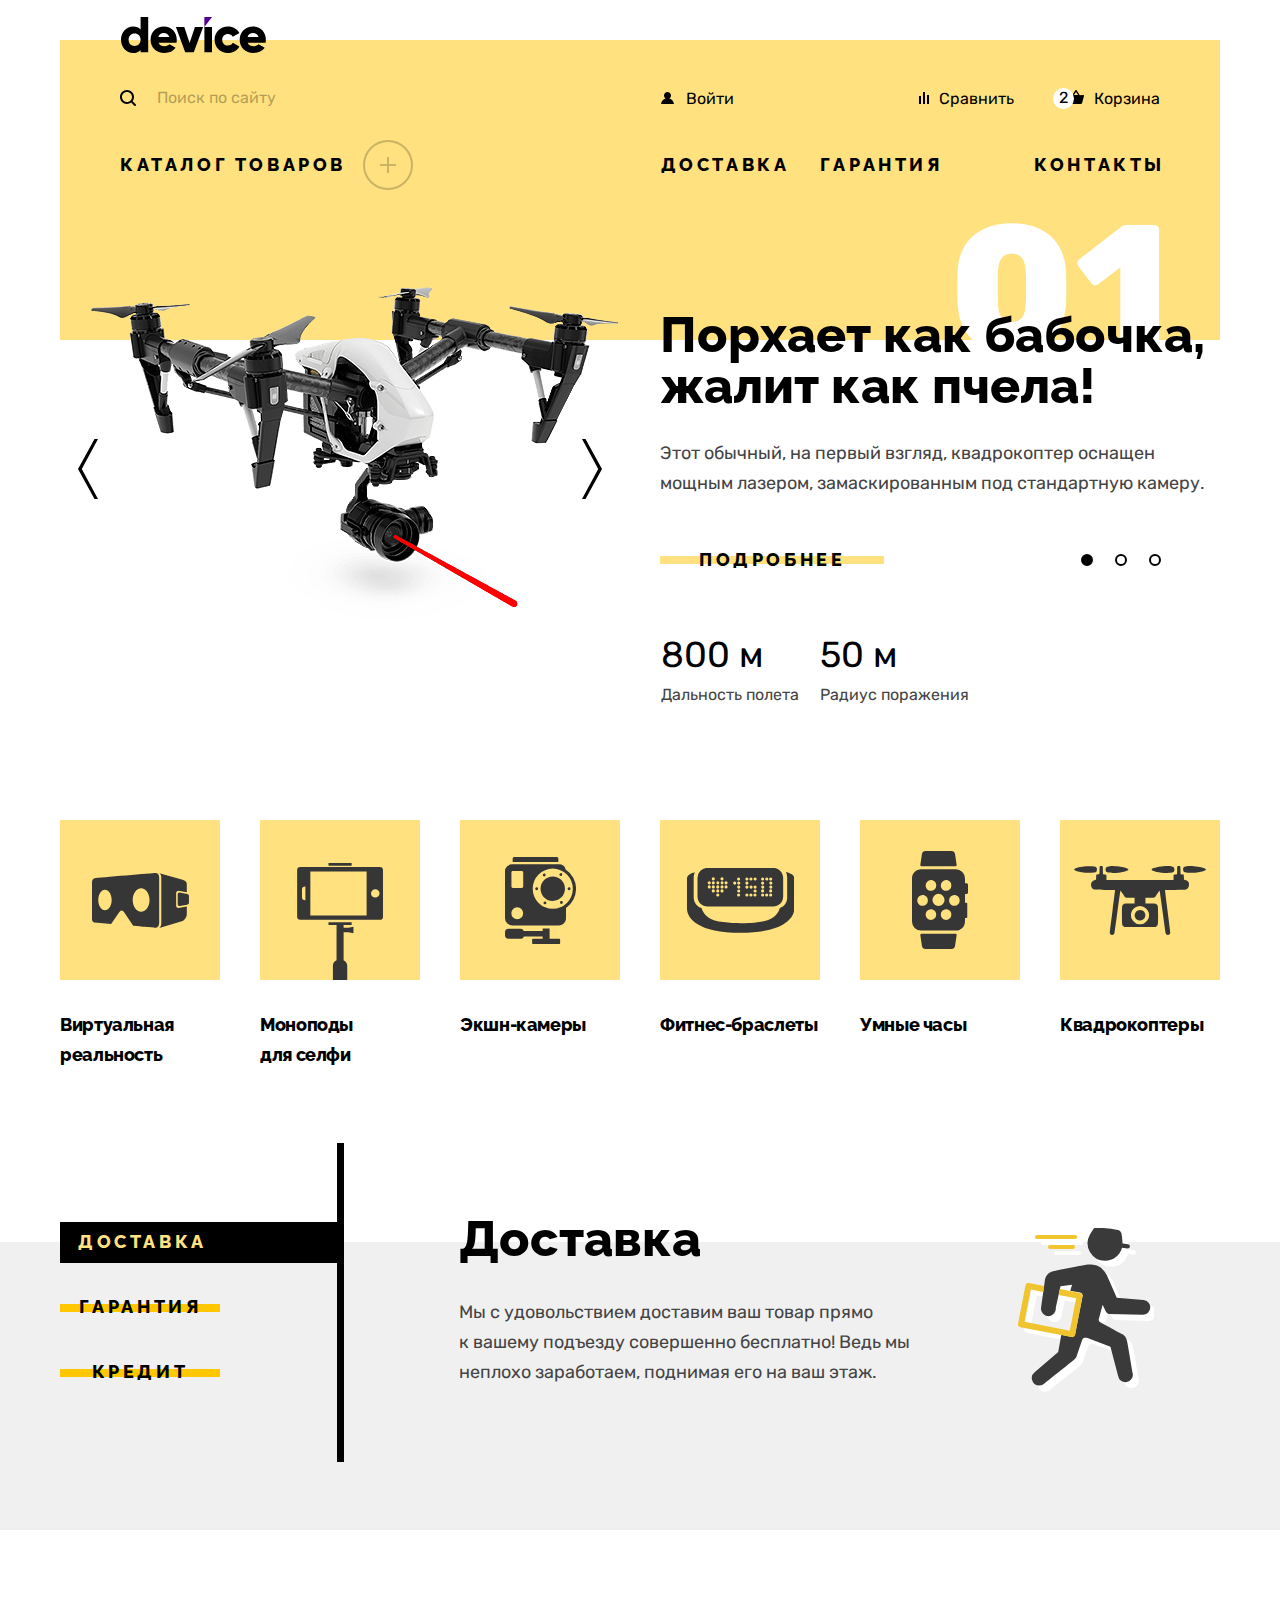
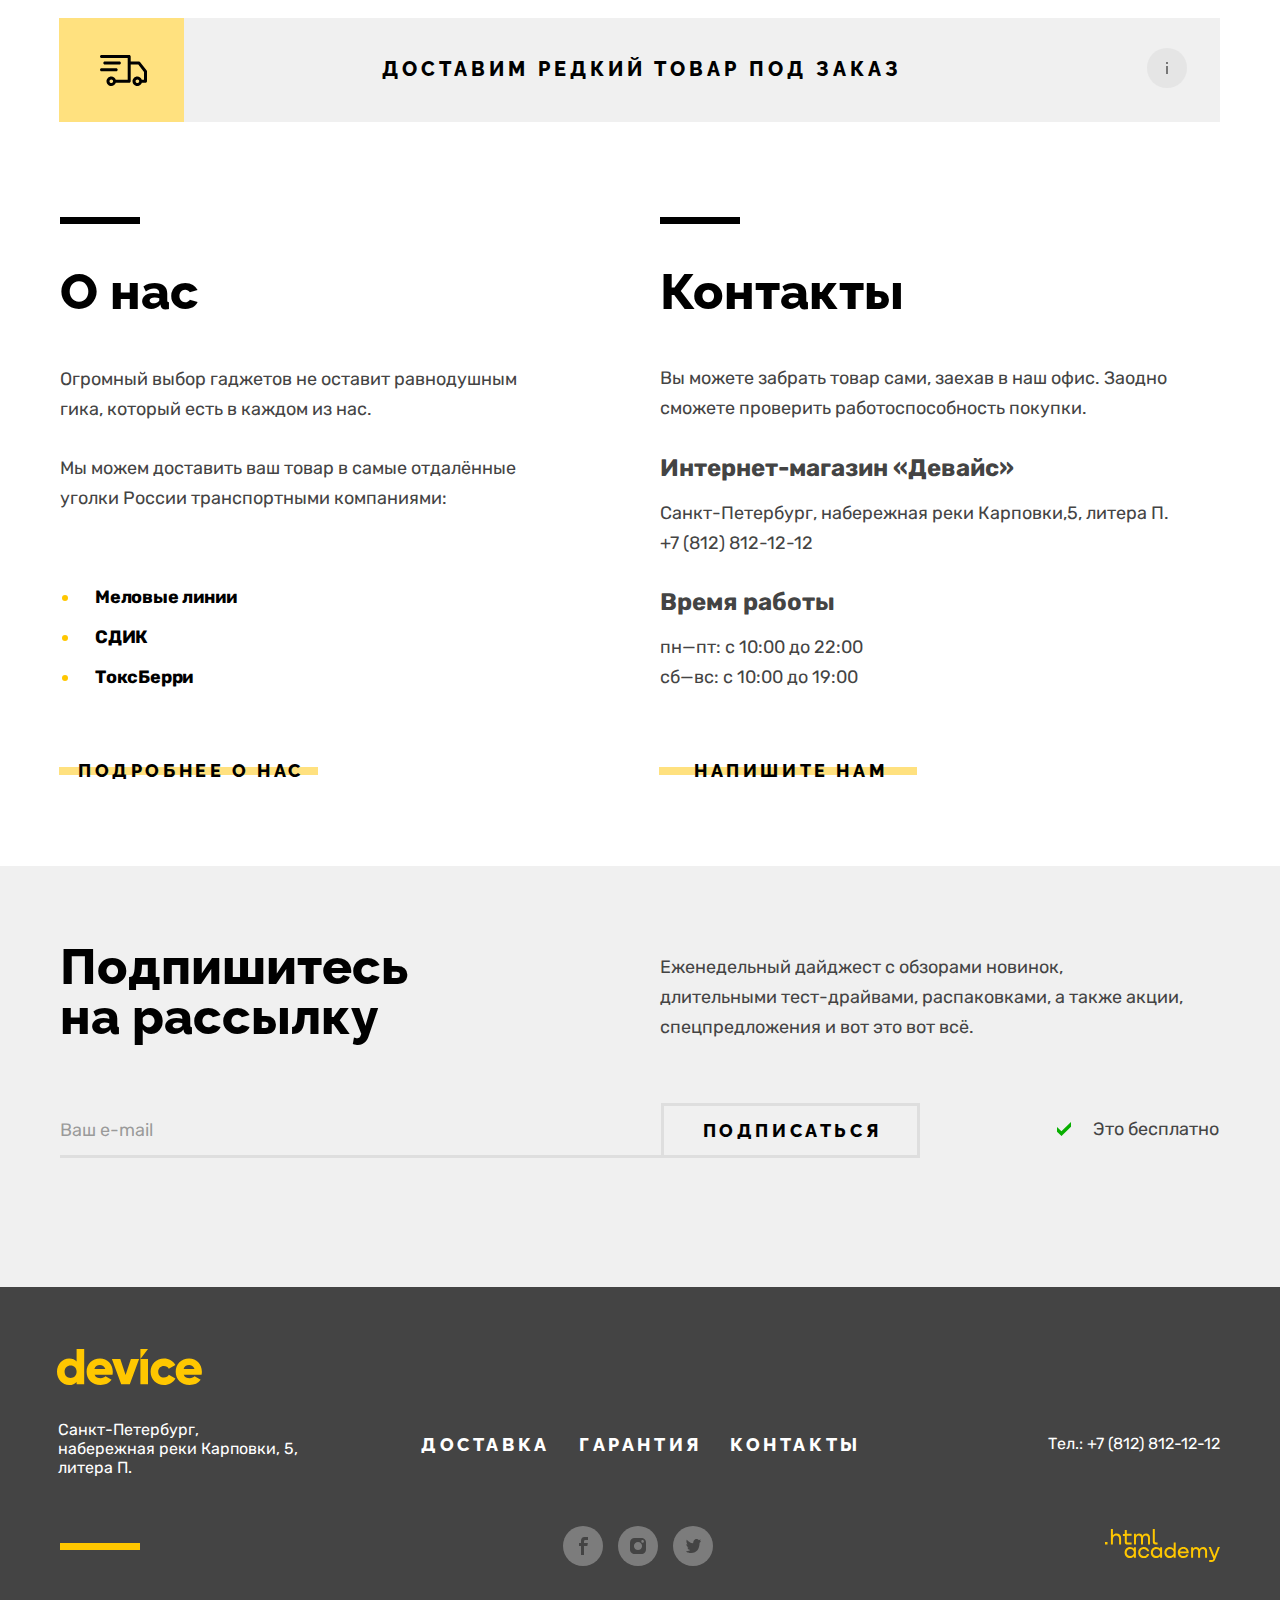
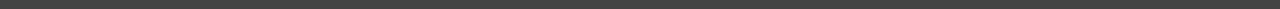
<file: index.html>
<!DOCTYPE html>
<html lang="ru">
<head>
  <meta charset="utf-8">
  <title>Интернет магазин Девайс</title>
  <link rel="icon" href="device-favicon.ico">
  <link rel="icon" type="image/png" sizes="32x32" href="img/device-favicon.png">
  <link rel="stylesheet" href="css/styles.css">
</head>
<body>
<header class="page-header">
  <div class="header-wrapper">
    <a href="#" class="logo link-decoration">
      <img class="page-header-logo" src="img/svg/device-header-logo-icon.svg" alt="Логотип магазина Device" width="145"
           height="36">
    </a>
    <div class="users-navigation-list">
      <form action="https://echo.htmlacademy.ru/" method="get" class="users-navigation-search">
        <label for="search-form" class="visually-hidden">
          Поиск по сайту
        </label>
        <input id="search-form" type="search" placeholder="Поиск по сайту">
        <button class="search-button" type="submit" value="поиск">Найти</button>
      </form>
      <ul class="users-navigation reset-list">
        <li class="users-navigation-item entrance">
          <a href="#" class="users-navigation-entrance link link-decoration">
            <svg aria-hidden="true" focusable="false" width="13" height="12" fill="none"
                 xmlns="http://www.w3.org/2000/svg">
              <path
                d="M0 12h13c-.2-2.6-2.1-4.8-4.7-5.5 1-.6 1.7-1.7 1.7-3C10
                 1.6 8.4 0 6.5 0S3 1.6 3 3.5c0 1.3.7 2.4 1.7 3C2.1 7.2.2 9.4 0 12Z"
                fill="#000"/>
            </svg>
            Войти
          </a>
        </li>
        <li class="users-navigation-item compare">
          <a href="#" class="users-navigation-compare link link-decoration">
            <svg aria-hidden="true" focusable="false" width="10" height="12" fill="none"
                 xmlns="http://www.w3.org/2000/svg">
              <path d="M6 0H4v12h2V0ZM2 4H0v8h2V4ZM10 3H8v9h2V3Z" fill="#000"/>
            </svg>
            Сравнить
          </a>
        </li>
        <li class="users-navigation-item cart">
          <a href="#" class="users-navigation-cart link link-decoration">
            <svg aria-hidden="true" focusable="false" width="16" height="14" fill="none"
                 xmlns="http://www.w3.org/2000/svg">
              <path
                d="m15.3 5-3.5.2L8.6.3C8.5.1 8.2 0 8 0c-.2 0-.5.1-.6.3L4.2 5.2H.7c-.4 0-.7.3-.7.7v.2l1.9 6.8c.2.7.7 1.1 1.4 1.1h9.4c.7 0 1.2-.4 1.4-1.1L16 6v-.2c0-.4-.3-.8-.7-.8ZM8 1.9l2.2 3.2H5.9L8 1.9Z"
                fill="#000"/>
            </svg>
            <span class="cart-count">2</span>
            Корзина
          </a>
        </li>
      </ul>
      <!-- Для отображения поп-апа к классу popup добавить класс show-popup -->
      <div class="popup">
        <div class="cart-popup">
          <h2 class="visually-hidden">Корзина</h2>
          <ul class="cart-list reset-list">
            <li class="cart-item">
              <a href="#" class="link-decoration">
                <img src="./img/png/monopod-lite-small.png" alt="Любительская селфи-палка"
                     class="cart-item-img" width="41" height="43">
                <p class="cart-item-title">Любительская селфи-палка</p>
              </a>
              <button type="button" class="delete-cart-item"><span class="visually-hidden">Удалить товар</span></button>
            </li>
            <li class="cart-item">
              <a href="#" class="link-decoration">
                <img src="./img/png/monopod-pro-small.png" alt="Любительская селфи-палка"
                     class="cart-item-img" width="41" height="43">
                <p class="cart-item-title">Профессиональная
                  селфи-палка</p>
              </a>
              <button type="button" class="delete-cart-item"><span class="visually-hidden">Удалить товар</span></button>
            </li>
          </ul>
          <div class="items-total">
            <p class="items-number">Товаров:<span>2</span></p>
            <p class="items-price">Сумма:<span>2000</span>₽</p>
          </div>
          <div class="show-cart">
            <button type="button" class="show-cart-button">
              <span class="visually-hidden">Открыть корзину</span>
              Открыть корзину
            </button>
          </div>
        </div>
      </div>
    </div>
    <nav class="main-navigation">
      <ul class="main-navigation-list reset-list">
        <li class="navigation-catalog-item"><a href="#" class="link-decoration">Каталог товаров</a>
          <div class="sub-catalog">
            <ul class="sub-catalog-list reset-list">
              <li class="sub-catalog-item">
                <ul class="sub-catalog-multimedia reset-list">
                  <li class="sub-item"><a href="#" class="link-decoration">Виртуальная реальность</a></li>
                  <li class="sub-item"><a href="#" class="link-decoration">Моноподы для cелфи</a></li>
                  <li class="sub-item"><a href="#" class="link-decoration">Экшн-камеры</a>
                  </li>
                </ul>
              </li>
              <li class="sub-catalog-item">
                <ul class="sub-catalog-watches reset-list">
                  <li class="sub-item"><a href="#" class="link-decoration">Фитнес-браслеты</a></li>
                  <li class="sub-item"><a href="#" class="link-decoration">Умные часы</a></li>
                </ul>
              </li>
              <li class="sub-catalog-item">
                <ul class="sub-catalog-copters reset-list">
                  <li class="sub-item"><a href="#" class="link-decoration">Квадрокоптеры</a></li>
                </ul>
              </li>
            </ul>
          </div>
        </li>
        <li class="main-navigation-item delivery-item"><a href="#" class="link-decoration">Доставка</a></li>
        <li class="main-navigation-item guarantee-item"><a href="#" class="link-decoration">Гарантия</a></li>
        <li class="main-navigation-item contacts-item"><a href="#" class="link-decoration">Контакты</a></li>
      </ul>
    </nav>
  </div>
</header>
<main class="main-container main-index">
  <h1 class="visually-hidden">Интернет-магазин гаджетов Device</h1>
  <!-- Для активного слайда добавить класс slider-active -->
  <section class="best-ofer-slider  slider-active">
    <div class="gallery-container">
      <h2 class="visually-hidden">Лучшие предложения</h2>
      <h3 class="visually-hidden">Лазерный квадрокоптер</h3>
      <div class="slider-image-wrapper">
        <img src="img/png/slider-drone.png" alt="Лазерный квадрокоптер" class="slider-image" width="560" height="560">
      </div>
      <div class="slider-button-wrapper">
        <button class="slider-button slider-prev" type="button">
          <span class="visually-hidden">Предидущий слайд</span></button>
        <button class="slider-button slider-next" type="button">
          <span class="visually-hidden">Следующий слайд</span></button>
      </div>
    </div>
    <div class="description-container">
      <span class="slide-number">01</span>
      <b class="slide-description-header">Порхает как бабочка,
        жалит как пчела!</b>
      <p class="slide-description">
        Этот обычный, на первый взгляд, квадрокоптер оснащен мощным лазером, замаскированным под стандартную камеру.
      </p>
      <a href="#" class="more-information button-yellow link-decoration">Подробнее</a>
      <ol class="slider-pagination reset-list">
        <li class="slider-pagination-item">
          <button class="slider-pagination-button slider-pagination-active" type="button">
            <span class="visually-hidden">Первый слайд</span>
          </button>
        </li>
        <li class="slider-pagination-item">
          <button class="slider-pagination-button" type="button">
            <span class="visually-hidden">Второй слайд</span>
          </button>
        </li>
        <li class="slider-pagination-item">
          <button class="slider-pagination-button" type="button">
            <span class="visually-hidden">Третий слайд</span>
          </button>
        </li>
      </ol>
      <ul class="specifications-list reset-list">
        <li class="specifications-list-item">
          Дальность полета<span class="specification">800 м</span>
        </li>
        <li class="specifications-list-item">
          Радиус поражения<span class="specification">50 м</span>
        </li>
      </ul>
    </div>
  </section>
  <section class="best-ofer-slider">
    <div class="gallery-container">
      <h2 class="visually-hidden">Лучшие предложения</h2>
      <h3 class="visually-hidden">Фитнесс-браслет</h3>
      <div class="slider-image-wrapper">
        <img src="img/png/slider-fit-watches.png" alt="Фитнесс-браслет" class="slider-image" width="560" height="560">
      </div>
      <div class="slider-button-wrapper">
        <button class="slider-button slider-prev" type="button">
          <span class="visually-hidden">Предидущий слайд</span></button>
        <button class="slider-button slider-next" type="button">
          <span class="visually-hidden">Следующий слайд</span></button>
      </div>
    </div>
    <div class="description-container">
      <span class="slide-number">02</span>
      <b class="slide-description-header">Худеем<br>
        правильно!</b>
      <p class="slide-description">
        Мотивирующие фитнес-браслеты помогут найти в себе силы не пропускать занятия и соблюдать диету.
      </p>
      <a href="#" class="more-information button-yellow link-decoration">Подробнее</a>
      <ol class="slider-pagination reset-list">
        <li class="slider-pagination-item">
          <button class="slider-pagination-button" type="button">
            <span class="visually-hidden">Первый слайд</span>
          </button>
        </li>
        <li class="slider-pagination-item">
          <button class="slider-pagination-button slider-pagination-active" type="button">
            <span class="visually-hidden">Второй слайд</span>
          </button>
        </li>
        <li class="slider-pagination-item">
          <button class="slider-pagination-button" type="button">
            <span class="visually-hidden">Третий слайд</span>
          </button>
        </li>
      </ol>
      <ul class="specifications-list reset-list">
        <li class="specifications-list-item">
          Без подзарядки<span class="specification">48 часов</span>
        </li>
      </ul>
    </div>
  </section>
  <section class="best-ofer-slider">
    <div class="gallery-container">
      <h2 class="visually-hidden">Лучшие предложения</h2>
      <h3 class="visually-hidden">Моноподы</h3>
      <div class="slider-image-wrapper">
        <img src="img/png/slider-monopods.png" alt="Моноподы" class="slider-image" width="560" height="560">
      </div>
      <div class="slider-button-wrapper">
        <button class="slider-button slider-prev" type="button">
          <span class="visually-hidden">Предидущий слайд</span></button>
        <button class="slider-button slider-next" type="button">
          <span class="visually-hidden">Следующий слайд</span></button>
      </div>
    </div>
    <div class="description-container">
      <span class="slide-number">03</span>
      <b class="slide-description-header">Делай селфи,<br>
        как Бен Стиллер! </b>
      <p class="slide-description">
        Самая длинная палка для селфи доступна в нашем магазине. Восемь (Восемь, Карл!) метров длиной и весом всего 5
        кг.
      </p>
      <a href="#" class="more-information button-yellow link-decoration">Подробнее</a>
      <ol class="slider-pagination reset-list">
        <li class="slider-pagination-item">
          <button class="slider-pagination-button" type="button">
            <span class="visually-hidden">Первый слайд</span>
          </button>
        </li>
        <li class="slider-pagination-item">
          <button class="slider-pagination-button" type="button">
            <span class="visually-hidden">Второй слайд</span>
          </button>
        </li>
        <li class="slider-pagination-item">
          <button class="slider-pagination-button slider-pagination-active" type="button">
            <span class="visually-hidden">Третий слайд</span>
          </button>
        </li>
      </ol>
      <ul class="specifications-list reset-list">
        <li class="specifications-list-item">
          Длина палки<span class="specification">8,5 м</span>
        </li>
        <li class="specifications-list-item">
          Вес палки<span class="specification">5 кг</span>
        </li>
        <li class="specifications-list-item">
          Материал<span class="specification">Карбон</span>
        </li>
      </ul>
    </div>
  </section>
  <section class="categories">
    <h2 class="visually-hidden">Категории</h2>
    <nav class="categories-navigation">
      <ul class="categories-navigation-list reset-list">
        <li class="categories-navigation-item">
          <a href="#" class="link-decoration">
            <div class="icon-wrapper">
              <svg aria-hidden="true" focusable="false" width="97" height="55" fill="none"
                   xmlns="http://www.w3.org/2000/svg">
                <path
                  d="M84.13 32.64V20c0-1.3 1.05-2.37 2.34-2.37l8.32 1.58v-8.19c0-2.36-1.7-3.43-4.2-4.27L67.4.17c1.62 1.4 1.9 2.04 1.9 4.4v45.21c0 2.36-.46 4.07-1.97 5.21l23.26-7.07c2.4-.83 4.2-4.21 4.2-6.57v-7.91l-8.32 1.57a2.35 2.35 0 0 1-2.34-2.37Z"
                  fill="#363636"/>
                <path
                  d="m95.13 20.98-7.6-1.45c-1 0-1.82.83-1.82 1.86v9.86c0 1.03.81 1.86 1.82 1.86l7.6-1.43c1.15-.42 1.82-.83 1.82-1.86v-6.99c0-1.02-.76-1.5-1.82-1.85ZM67.17 4.48c0-5.08-4.23-4.46-4.23-4.46S5.84 4.74 2.84 5.14C-.16 5.55 0 9.54 0 9.54V45.8c0 3.74 2.6 3.75 2.6 3.75l16.48 1.4L27.2 39.3s1.11-1.83 2.5-1.83c1.4 0 2.44 1.86 2.44 1.86l9.06 13.52s18.9 1.91 22.52 1.91c3.63 0 3.44-5.02 3.44-5.02V4.48ZM12.98 37.2c-3.7 0-6.7-4.6-6.7-10.27 0-5.68 3-10.28 6.7-10.28s6.7 4.6 6.7 10.28c0 5.67-3 10.27-6.7 10.27Zm36.16 1.43c-4.66 0-8.44-5.24-8.44-11.7 0-6.47 3.78-11.7 8.44-11.7s8.44 5.23 8.44 11.7c0 6.46-3.78 11.7-8.44 11.7Z"
                  fill="#363636"/>
              </svg>
            </div>
            <span class="item-description">Виртуальная<br>реальность</span>
          </a>
        </li>
        <li class="categories-navigation-item">
          <a href="#" class="link-decoration">
            <div class="icon-wrapper monopod-icon">
              <svg aria-hidden="true" focusable="false" width="86" height="117" fill="none"
                   xmlns="http://www.w3.org/2000/svg">
                <path
                  d="M82.82 4.01H3.33A3.19 3.19 0 0 0 .14 7.2V53.6a3.19 3.19 0 0 0 3.19 3.2h79.5A3.19 3.19 0 0 0 86 53.6V7.2A3.19 3.19 0 0 0 82.82 4ZM8.4 37.24h-.22a3.19 3.19 0 0 1-3.2-3.2v-7.28a3.19 3.19 0 0 1 3.2-3.18h.22v13.66ZM69.62 52.4H13.34v-44h56.28v44Zm8.78-17.86a4.15 4.15 0 1 1 0-8.29 4.15 4.15 0 0 1 0 8.3ZM54.65 0H31.5v2.76h23.15V0ZM46.6 64.86V61.9h8.05v-2.76H31.5v2.76h8.04v35.24a6.07 6.07 0 0 0-3.63 5.56V117h14.33v-14.3c0-2.5-1.5-4.63-3.63-5.56v-28h4.8l5.04 1.22v-6.71l-5.05 1.21h-4.8Z"
                  fill="#363636"/>
              </svg>
            </div>
            <span class="item-description">Моноподы<br>для селфи</span>
          </a>
        </li>
        <li class="categories-navigation-item">
          <a href="#" class="link-decoration">
            <div class="icon-wrapper">
              <svg aria-hidden="true" focusable="false" width="71" height="87" fill="none"
                   xmlns="http://www.w3.org/2000/svg">
                <path
                  d="M53.35 1.49c0-.74-.58-1.49-1.31-1.49H9.05c-.73 0-1.38.75-1.38 1.49v3.52h45.68V1.5ZM54.2 81.8h-9.6V71.44h-6.95v2.5H18.77a3.49 3.49 0 0 0-3.18-2.15H3.56A3.59 3.59 0 0 0 0 75.31v3.02a3.55 3.55 0 0 0 3.56 3.48h12.03c1.52 0 2.8-.9 3.27-2.33h18.79v2.33h-9.52c-.53 0-1.01.44-1.01.97v3.17c0 .54.48 1.05 1.01 1.05H54.2c.53 0 .93-.51.93-1.05v-3.17c0-.53-.4-.97-.93-.97ZM60.67 12.39a7.04 7.04 0 0 0-6.77-5.05H7.15A7.1 7.1 0 0 0 0 14.36v46.9a7.18 7.18 0 0 0 7.15 7.12h46.74c3.9 0 7.13-3.2 7.13-7.12V50.92a23.3 23.3 0 0 0-.36-38.52ZM12.24 62.15a5.91 5.91 0 1 1 .02-11.82 5.91 5.91 0 0 1-.02 11.82Zm5.96-32.6c0 .78-.64 1.42-1.42 1.42H7.84c-.78 0-1.42-.64-1.42-1.42V15.39c0-.79.64-1.43 1.42-1.43h8.94c.78 0 1.42.64 1.42 1.43v14.16Zm29.56 22.3a20.1 20.1 0 0 1-20.05-20.12 20.1 20.1 0 0 1 20.05-20.12 20.1 20.1 0 0 1 20.06 20.13 20.1 20.1 0 0 1-20.06 20.12Z"
                  fill="#363636"/>
                <path
                  d="M47.76 43.96a12.2 12.2 0 0 0 12.19-12.23 12.2 12.2 0 0 0-12.19-12.22 12.2 12.2 0 0 0-12.19 12.22 12.2 12.2 0 0 0 12.2 12.23ZM31.56 33.17a1.44 1.44 0 1 0 0-2.87 1.44 1.44 0 0 0 0 2.87ZM63.96 33.17a1.44 1.44 0 1 0 0-2.87 1.44 1.44 0 0 0 0 2.87ZM39.1 19.43a1.44 1.44 0 1 0 0-2.87 1.44 1.44 0 0 0 0 2.87ZM56.41 46.91a1.43 1.43 0 1 0 0-2.86 1.43 1.43 0 0 0 0 2.86ZM55.7 19a1.44 1.44 0 1 0 0-2.87 1.44 1.44 0 0 0 0 2.87ZM39.83 47.34a1.44 1.44 0 1 0 0-2.87 1.44 1.44 0 0 0 0 2.87Z"
                  fill="#363636"/>
              </svg>
            </div>
            <span class="item-description">Экшн-камеры</span>
          </a>
        </li>
        <li class="categories-navigation-item">
          <a href="#" class="link-decoration">
            <div class="icon-wrapper">
              <svg aria-hidden="true" focusable="false" width="107" height="65" fill="none"
                   xmlns="http://www.w3.org/2000/svg">
                <path
                  d="M98.97 4.07a10.4 10.4 0 0 1 1.2 4.82V30c0 4.62-3.09 8.53-7.24 9.9-1.33 4-3.78 7.86-8.05 10.44-8.68 5.23-31.12 4.83-31.2 4.83-.08 0-22.51.4-31.19-4.83a18.73 18.73 0 0 1-8.04-10.28 10.5 10.5 0 0 1-7.76-10.06V8.9c0-1.69.43-3.28 1.14-4.69C4.17 5.1 0 6.92 0 10.43v29.99c0 10.25 11.84 24.43 53.66 24.43 41.82 0 53.65-14.18 53.65-24.43V10.43c0-3.68-4.57-5.49-8.34-6.36Z"
                  fill="#363636"/>
                <path
                  d="M20.56 38.46h65.52c5.57 0 10.08-4.51 10.08-10.08V9.93c0-5.56-4.51-10.07-10.08-10.07H20.56A10.08 10.08 0 0 0 10.5 9.93v18.45c0 5.57 4.5 10.08 10.07 10.08Zm63.13-29a1.57 1.57 0 1 1 0 3.15 1.57 1.57 0 0 1 0-3.14Zm0 4.05a1.57 1.57 0 1 1 0 3.13 1.57 1.57 0 0 1 0-3.13Zm0 4.04a1.57 1.57 0 1 1 0 3.13 1.57 1.57 0 0 1 0-3.13Zm0 3.82a1.57 1.57 0 1 1 0 3.14 1.57 1.57 0 0 1 0-3.14Zm0 4.04a1.57 1.57 0 1 1 0 3.14 1.57 1.57 0 0 1 0-3.14ZM79.66 9.47a1.57 1.57 0 1 1 0 3.13 1.57 1.57 0 0 1 0-3.13Zm0 15.94a1.57 1.57 0 1 1 0 3.14 1.57 1.57 0 0 1 0-3.14ZM75.62 9.47a1.57 1.57 0 1 1 0 3.14 1.57 1.57 0 0 1 0-3.14Zm0 4.04a1.57 1.57 0 1 1 0 3.14 1.57 1.57 0 0 1 0-3.14Zm0 4.04a1.57 1.57 0 1 1 0 3.13 1.57 1.57 0 0 1 0-3.13Zm0 3.82a1.57 1.57 0 1 1 0 3.14 1.57 1.57 0 0 1 0-3.14Zm0 4.04a1.57 1.57 0 1 1 0 3.14 1.57 1.57 0 0 1 0-3.14ZM67.96 9.47a1.57 1.57 0 1 1 0 3.13 1.57 1.57 0 0 1 0-3.13Zm0 8.08a1.57 1.57 0 1 1 0 3.13 1.57 1.57 0 0 1 0-3.13Zm0 3.88a1.57 1.57 0 1 1 0 3.13 1.57 1.57 0 0 1 0-3.13Zm0 3.98a1.57 1.57 0 1 1 0 3.14 1.57 1.57 0 0 1 0-3.14ZM63.94 9.47a1.57 1.57 0 1 1 0 3.14 1.57 1.57 0 0 1 0-3.14Zm0 8.08a1.57 1.57 0 1 1 0 3.13 1.57 1.57 0 0 1 0-3.13Zm0 7.86a1.57 1.57 0 1 1 0 3.14 1.57 1.57 0 0 1 0-3.14ZM59.89 9.47a1.57 1.57 0 1 1 0 3.14 1.57 1.57 0 0 1 0-3.14Zm0 4.04a1.57 1.57 0 1 1 0 3.14 1.57 1.57 0 0 1 0-3.14Zm0 4.04a1.57 1.57 0 1 1 0 3.14 1.57 1.57 0 0 1 0-3.14Zm0 7.86a1.57 1.57 0 1 1 0 3.14 1.57 1.57 0 0 1 0-3.14Zm-8.3-15.94a1.57 1.57 0 1 1 0 3.14 1.57 1.57 0 0 1 0-3.14Zm0 4.04a1.57 1.57 0 1 1 0 3.13 1.57 1.57 0 0 1 0-3.13Zm0 4.04a1.57 1.57 0 1 1 0 3.13 1.57 1.57 0 0 1 0-3.13Zm0 3.88a1.57 1.57 0 1 1 .01 3.13 1.57 1.57 0 0 1 0-3.13Zm0 3.98a1.57 1.57 0 1 1 0 3.14 1.57 1.57 0 0 1 0-3.14Zm-4.03-11.9a1.57 1.57 0 1 1 0 3.13 1.57 1.57 0 0 1 0-3.13Zm-8.5-.21a1.57 1.57 0 1 1 0 3.14 1.57 1.57 0 0 1 0-3.15Zm0 4.03a1.57 1.57 0 1 1 0 3.14 1.57 1.57 0 0 1 0-3.14Zm-4.04-8.08a1.57 1.57 0 1 1 0 3.14 1.57 1.57 0 0 1 0-3.14Zm0 4.04a1.57 1.57 0 1 1 0 3.14 1.57 1.57 0 0 1 0-3.13Zm0 4.04a1.57 1.57 0 1 1 0 3.14 1.57 1.57 0 0 1 0-3.14Zm0 4.04a1.57 1.57 0 1 1 0 3.14 1.57 1.57 0 0 1 0-3.14Zm-4.26-8.08a1.57 1.57 0 1 1 0 3.14 1.57 1.57 0 0 1 0-3.13Zm0 4.04a1.57 1.57 0 1 1 0 3.14 1.57 1.57 0 0 1 0-3.14Zm0 4.04a1.57 1.57 0 1 1 0 3.14 1.57 1.57 0 0 1 0-3.14Zm0 4.04a1.57 1.57 0 1 1 0 3.14 1.57 1.57 0 0 1 0-3.14ZM26.3 9.25a1.57 1.57 0 1 1 0 3.15 1.57 1.57 0 0 1 0-3.15Zm0 4.04a1.57 1.57 0 1 1 0 3.15 1.57 1.57 0 0 1 0-3.15Zm0 4.04a1.57 1.57 0 1 1 0 3.14 1.57 1.57 0 0 1 0-3.14Zm0 4.04a1.57 1.57 0 1 1 0 3.15 1.57 1.57 0 0 1 0-3.15Zm-4.04-8.08a1.57 1.57 0 1 1 0 3.15 1.57 1.57 0 0 1 0-3.15Zm0 4.04a1.57 1.57 0 1 1 0 3.14 1.57 1.57 0 0 1 0-3.14Z"
                  fill="#363636"/>
              </svg>
            </div>
            <span class="item-description">Фитнес-браслеты</span>
          </a>
        </li>
        <li class="categories-navigation-item">
          <a href="#" class="link-decoration">
            <div class="icon-wrapper">
              <svg aria-hidden="true" focusable="false" width="56" height="98" fill="none"
                   xmlns="http://www.w3.org/2000/svg">
                <g clip-path="url(#a)" fill="#363636">
                  <path
                    d="M54.5 32.2h-1.52v-4.64a9.16 9.16 0 0 0-9.08-9.19H9.08c-5 0-9.08 4.13-9.08 9.19v42.86a9.16 9.16 0 0 0 9.08 9.19H43.9c5 0 9.08-4.13 9.08-9.19v-3.41h1.52c.41 0 .75-.34.75-.76V52.47a.76.76 0 0 0-.76-.77h-1.51v-8.79h1.52c.83 0 1.5-.68 1.5-1.53v-7.65c0-.84-.67-1.53-1.5-1.53Zm-20.42-3.11c2.93 0 5.3 2.4 5.3 5.36a5.33 5.33 0 0 1-5.3 5.35c-2.92 0-5.3-2.4-5.3-5.35a5.33 5.33 0 0 1 5.3-5.36Zm-15.13 0c2.92 0 5.3 2.4 5.3 5.36a5.33 5.33 0 0 1-5.3 5.35c-2.93 0-5.3-2.4-5.3-5.35a5.33 5.33 0 0 1 5.3-5.36ZM5.3 49.39a5.33 5.33 0 0 1 5.3-5.35c2.92 0 5.3 2.4 5.3 5.36a5.33 5.33 0 0 1-5.3 5.36c-2.93 0-5.3-2.4-5.3-5.36Zm13.64 19.5c-2.92 0-5.3-2.4-5.3-5.35a5.33 5.33 0 0 1 5.3-5.36c2.93 0 5.3 2.4 5.3 5.36a5.33 5.33 0 0 1-5.3 5.35Zm1.5-19.9a6.09 6.09 0 0 1 6.05-6.12 6.09 6.09 0 0 1 6.06 6.12 6.09 6.09 0 0 1-6.06 6.13 6.1 6.1 0 0 1-6.05-6.13Zm13.64 19.9c-2.92 0-5.3-2.4-5.3-5.35a5.33 5.33 0 0 1 5.3-5.36c2.93 0 5.3 2.4 5.3 5.36a5.33 5.33 0 0 1-5.3 5.35Zm8.3-14.13c-2.92 0-5.3-2.4-5.3-5.36a5.33 5.33 0 0 1 5.3-5.36c2.93 0 5.3 2.4 5.3 5.36a5.33 5.33 0 0 1-5.3 5.36ZM9.65 15.31h33.68c.85 0 1.44-.68 1.3-1.51l-1.6-10.77A3.68 3.68 0 0 0 39.5 0H13.47a3.68 3.68 0 0 0-3.51 3.03L8.34 13.8c-.12.83.46 1.51 1.3 1.51ZM43.33 82.67H9.65c-.85 0-1.43.68-1.3 1.52l1.6 10.76a3.68 3.68 0 0 0 3.52 3.03h26.04a3.68 3.68 0 0 0 3.51-3.02l1.62-10.77a1.28 1.28 0 0 0-1.3-1.52Z"/>
                </g>
                <defs>
                  <clipPath id="a">
                    <path fill="#fff" d="M0 0h56v98H0z"/>
                  </clipPath>
                </defs>
              </svg>
            </div>
            <span class="item-description">Умные часы</span>
          </a>
        </li>
        <li class="categories-navigation-item">
          <a href="#" class="link-decoration">
            <div class="icon-wrapper">
              <svg aria-hidden="true" focusable="false" width="132" height="69" viewBox="0 0 132 69" fill="none"
                   xmlns="http://www.w3.org/2000/svg">
                <path
                  d="M12.05.26C6.51.75 1.84 1.86.58 2.93c-.73.62-.73.62-.24 1.16C1 4.8 4.06 5.73 7.6 6.32c4 .67 12.51.7 13.72.05 1.22-.66 1.63-1.41 1.63-2.98 0-1.62-.62-2.41-2.22-2.85C19.27.15 14.94 0 12.05.26ZM25.77.49c-.13.28-.25 2.1-.25 4.11 0 4.06.15 3.78-2.2 3.93l-1.03.08-.25 5.09-1.2.28c-2.57.67-3.99 2.6-3.78 5.3.13 1.92 1.03 3.34 2.58 4.08 1.1.52 1.47.54 11.24.54 5.55 0 10.14.08 10.19.18.05.13-1.1 9.4-2.58 20.64-1.44 11.23-2.68 21-2.7 21.67C35.72 68 36.6 69 38.12 69c1.24 0 2.01-.64 2.32-1.9.13-.52 1.5-10.34 3.02-21.83a727.78 727.78 0 0 1 2.94-20.86c.1 0 1.08 1.4 2.2 3.13 2.93 4.63 2.4 4.32 7.63 4.32h4.36v5.63l-5.14.08c-4.72.07-5.2.12-5.88.61-1.57 1.16-1.62 1.42-1.62 10.98 0 9.53.02 9.79 1.52 11.05l.85.7H81.7l.85-.7c1.5-1.26 1.52-1.52 1.52-11.05 0-9.56-.05-9.82-1.63-10.98-.67-.49-1.16-.54-5.88-.61l-5.13-.08v-5.63h4.36c5.23 0 4.7.3 7.63-4.32a25.53 25.53 0 0 1 2.2-3.13c.07 0 1.42 9.4 2.94 20.86 1.52 11.5 2.89 21.31 3.01 21.83.31 1.26 1.09 1.9 2.33 1.9 1.52 0 2.4-1 2.34-2.62-.02-.67-1.26-10.44-2.7-21.67a902.33 902.33 0 0 1-2.58-20.64c.05-.1 4.64-.18 10.19-.18 9.77 0 10.13-.02 11.24-.54 1.55-.74 2.45-2.16 2.58-4.08a4.75 4.75 0 0 0-3.8-5.3L110 13.7l-.26-5.09-1.03-.08c-2.34-.15-2.2.13-2.2-3.93 0-2-.12-3.83-.25-4.11-.2-.36-.54-.49-1.37-.49-.61 0-1.23.13-1.42.3-.2.21-.3 1.47-.3 3.94 0 2.47-.1 3.73-.31 3.93-.18.18-.9.31-1.65.31-1.63 0-1.66.05-1.66 3.11v2.29H32.48v-2.29c0-3.06-.02-3.1-1.65-3.1-.75 0-1.47-.14-1.65-.32-.2-.2-.31-1.46-.31-3.93s-.1-3.73-.3-3.93C28.37.13 27.75 0 27.13 0c-.82 0-1.16.13-1.37.49ZM68.62 40.6c2.89.9 5.39 3.4 6.16 6.17.44 1.54.31 4.21-.28 5.78a10.23 10.23 0 0 1-4.57 4.94c-1.29.64-1.75.71-3.92.71-2.16 0-2.63-.07-3.92-.71a10.22 10.22 0 0 1-4.56-4.94c-.6-1.57-.73-4.24-.29-5.78a9.58 9.58 0 0 1 6.06-6.17 7.56 7.56 0 0 1 5.32 0Z"
                  fill="#363636"/>
                <path
                  d="M63.8 44.44c-2.04.92-3.51 3.65-3.07 5.73a5.43 5.43 0 0 0 8 3.7 5.3 5.3 0 0 0 2.44-5.78 5.38 5.38 0 0 0-5.16-4.14c-.64 0-1.62.23-2.22.49ZM36.1.15c-3.93.67-4.52 1.14-4.52 3.45 0 1.82.46 2.41 2.27 2.95 1.55.47 7.17.52 10.5.13 6.86-.82 11.32-2.54 9.7-3.75-1.27-.9-4.9-1.88-9.06-2.39-2.47-.3-8-.54-8.9-.39ZM89.48.26c-6.31.59-11.86 2.08-11.86 3.18 0 1.73 7.84 3.47 15.63 3.5 5.8 0 7.2-.64 7.2-3.34 0-1.83-.62-2.62-2.38-3.09C96.42.11 92.4 0 89.48.26ZM112.78.28c-1.78.23-3.02.77-3.43 1.5-.4.76-.31 2.9.15 3.57.93 1.3 1.65 1.46 7.07 1.46 3.66 0 5.8-.13 7.87-.49 3.53-.59 6.6-1.51 7.24-2.23.5-.54.5-.54-.23-1.16-1.34-1.13-5.96-2.18-11.92-2.67-3.48-.29-4.48-.29-6.75.02Z"
                  fill="#363636"/>
              </svg>
            </div>
            <span class="item-description">Квадрокоптеры</span>
          </a>
        </li>
      </ul>
    </nav>
  </section>
  <div class="services-section-wrapper">
    <div class="wrapp">
      <section class="services-section">
        <h2 class="visually-hidden">Наши услуги</h2>
        <nav class="services-navigation">
          <ul class="services-navigation-list reset-list">
            <li class="services-navigation-item service-active-button">
              <button class="services-navigation-button" type="button">Доставка</button>
            </li>
            <li class="services-navigation-item">
              <button class="services-navigation-button" type="button">Гарантия</button>
            </li>
            <li class="services-navigation-item">
              <button class="services-navigation-button" type="button">Кредит</button>
            </li>
          </ul>
        </nav>
        <!-- Для активного слайда добавить класс service-active -->
        <div class="service-container delivery service-active">
          <h3 class="service-header">Доставка</h3>
          <p>Мы с удовольствием доставим ваш товар прямо<br>
            к вашему подъезду совершенно бесплатно! Ведь
            мы неплохо заработаем, поднимая его на ваш этаж.</p>
          <span class="delivery-man-icon"></span>
        </div>
        <div class="service-container warranty">
          <h3 class="service-header">Гарантия</h3>
          <p>Если из-за возгорания купленного у нас товара у вас
            сгорит дом — не переживайте, мы выдадим вам новый.
            Товар, не дом, конечно же.</p>
          <span class="warranty-icon"></span>
        </div>
        <div class="service-container credit">
          <h3 class="service-header">Кредит</h3>
          <p>Залезть в долговую яму стало проще! Кредитные консультанты подберут для вас наиболее выгодные условия
            кредита. Выгодные для банка, разумеется.</p>
          <span class="credit-icon"></span>
        </div>
      </section>
    </div>
  </div>
  <article class="delivery-service">
    <h3 class="visually-hidden">Доставим редкий товар под заказ</h3>
    <a href="#" class="delivery-service-link link-decoration">
      <svg aria-hidden="true" focusable="false" width="47" height="31" fill="none" xmlns="http://www.w3.org/2000/svg">
        <path
          d="m46.7 15.4-6.5-8.2c-.3-.4-.7-.6-1.2-.6h-8.3V1.5C30.7.7 30 0 29.2 0H1.5C.7 0 0 .7 0 1.5S.7 3 1.5 3h26.2V24.7H15.8c-.6-1.9-2.4-3.3-4.5-3.3-2.6 0-4.8 2.2-4.8 4.8 0 2.6 2.2 4.8 4.8 4.8 2.1 0 3.9-1.4 4.5-3.3h13.4c.8 0 1.5-.7 1.5-1.5V9.6h7.6l5.7 7.3v7.9h-2.2c-.6-1.9-2.4-3.3-4.5-3.3-2.6 0-4.8 2.2-4.8 4.8 0 2.6 2.1 4.8 4.8 4.8 2.1 0 3.9-1.4 4.5-3.3h3.7c.8 0 1.5-.7 1.5-1.5v-9.9c0-.4-.1-.7-.3-1ZM11.3 28c-1 0-1.8-.8-1.8-1.8s.8-1.8 1.8-1.8 1.8.8 1.8 1.8-.9 1.8-1.8 1.8Zm26.1 0c-1 0-1.8-.8-1.8-1.8s.8-1.8 1.8-1.8 1.8.8 1.8 1.8-.9 1.8-1.8 1.8Z"
          fill="#000"/>
        <path
          d="M19.4 9.6c.8 0 1.5-.7 1.5-1.5s-.7-1.5-1.5-1.5H4.8c-.8 0-1.5.7-1.5 1.5S4 9.6 4.8 9.6h14.6ZM17.7 14.7c0-.8-.7-1.5-1.5-1.5H1.5c-.8 0-1.5.7-1.5 1.5s.7 1.5 1.5 1.5h14.7c.8 0 1.5-.7 1.5-1.5Z"
          fill="#000"/>
      </svg>
      Доставим редкий товар под заказ
    </a>
  </article>
  <div class="about-us-contacts">
    <section class="about-us">
      <h2 class="about-us-heading h-2-style">О нас</h2>
      <div class="about-us-text">
        <p>Огромный выбор гаджетов не оставит равнодушным гика, который есть в каждом из нас.</p>
        <p>Мы можем доставить ваш товар в самые отдалённые уголки России транспортными компаниями:</p>
      </div>
      <ul class="delivery-ways">
        <li class="delivery-ways-item"><a class="link-decoration" href="#">Меловые линии</a></li>
        <li class="delivery-ways-item"><a class="link-decoration" href="#">СДИК</a></li>
        <li class="delivery-ways-item"><a class="link-decoration" href="#">ТоксБерри</a></li>
      </ul>
      <a href="#" class="about-us-more button-yellow link-decoration">Подробнее о нас</a>
    </section>
    <section class="contacts">
      <h2 class="contacts-heading h-2-style">Контакты</h2>
      <p>Вы можете забрать товар сами, заехав в наш офис.
        Заодно сможете проверить работоспособность покупки. </p>
      <h3 class="contacts-subtitle h-3-style">Интернет-магазин «Девайс»</h3>
      <address class="contacts-address">
        <p class="contacts-address-text">Санкт-Петербург, набережная реки Карповки,5, литера П.</p>
        <a class="about-us-phone link-decoration" href="tel:88128121212">+7 (812) 812-12-12</a>
      </address>
      <h3 class="contacts-subtitle h-3-style">Время работы</h3>
      <ul class="contacts-schedule reset-list">
        <li class="contacts-schedule-item">пн—пт: с 10:00 до 22:00</li>
        <li class="contacts-schedule-item">сб—вс: с 10:00 до 19:00</li>
      </ul>
      <a href="#" class="contact-us button-yellow link-decoration">Напишите нам</a>
    </section>
  </div>
  <div class="subscribe-wrapper">
    <section class="subscribe-section">
      <h2 class="h-2-style">Подпишитесь на рассылку</h2>
      <p class="subscribe-description">Еженедельный дайджест с обзорами новинок,<br>
        длительными тест-драйвами, распаковками, а также акции, спецпредложения и вот это вот всё.</p>
      <form action="https://echo.htmlacademy.ru/" method="post" class="subscribe-form">
        <label class="visually-hidden" for="email-id">
          Подписка на рассылку</label>
        <!-- Ошибка в форме - добавить к <input> класс subscribe-form-invalid -->
        <input type="email" class="subscribe" name="email" id="email-id" placeholder="Ваш e-mail">
        <button type="submit" class="subscribe-button">Подписаться</button>
      </form>
      <span class="subscribe-free">Это бесплатно</span>
    </section>
  </div>
</main>
<footer class="page-footer">
  <div class="page-footer-main">
    <a href="#" class="footer-logo link-decoration">
      <img src="img/svg/device-footer-logo-icon.svg" alt="Логотип магазина Device"
           width="145"
           height="36">
    </a>
    <section class="footer-contacts-address">
      <h2 class="visually-hidden">Адрес</h2>
      <p class="footer-address">Санкт-Петербург, набережная реки Карповки, 5, литера П.</p>
    </section>
    <section class="footer-navigation">
      <h2 class="visually-hidden">Условия покупки и контакты</h2>
      <ul class="footer-navigation-list reset-list">
        <li class="footer-navigation-item"><a href="#" class="link-decoration">Доставка</a></li>
        <li class="footer-navigation-item"><a href="#" class="link-decoration">Гарантия</a></li>
        <li class="footer-navigation-item"><a href="#" class="link-decoration">Контакты</a></li>
      </ul>
    </section>
    <section class="footer-contacts-phone">
      <h2 class="visually-hidden">Телефон</h2>
      <a class="contacts-phone link-decoration" href="tel:88128121212">Тел.: +7 (812) 812-12-12</a>
    </section>
    <section class="footer-social">
      <h2 class="visually-hidden">Мы в социальных сетях</h2>
      <ul class="footer-social-list reset-list">
        <li class="footer-social-item">
          <a class="button-social link-decoration" href="#">
            <span class="visually-hidden">Фэйсбук</span>
            <svg aria-hidden="true" focusable="false" width="9" height="18" viewBox="0 0 9 18" fill="none"
                 xmlns="http://www.w3.org/2000/svg">
              <path class="focus" d="M6.5 3H9V0H5.6C2.8 0 2 1.7 2 4.2V6H0v3h2v9h3V9h3.3l.6-3H5V4.5C5 3.7 5.3 3 6.5 3Z"
                    fill="#444"/>
            </svg>
          </a>
        </li>
        <li class="footer-social-item">
          <a class="button-social link-decoration" href="#">
            <span class="visually-hidden">Инстаграм</span>
            <svg aria-hidden="true" focusable="false" width="16" height="16" viewBox="0 0 16 16" fill="#FFFFFF"
                 xmlns="http://www.w3.org/2000/svg">
              <path class="focus"
                    d="M14.7 1.3c-.9-.9-2-1.3-3.4-1.3H4.7C1.9 0 0 1.9 0 4.7v6.6c0 1.4.4 2.6 1.4 3.4.9.9 2 1.3 3.3 1.3h6.6c1.4
                 0 2.6-.4 3.4-1.3.8-.9 1.3-2 1.3-3.4V4.7c0-1.4-.4-2.6-1.3-3.4ZM8 12.1c-2.2 0-4.1-1.8-4.1-4.1S5.8 3.9 8 3.9
                 c2.2 0 4.1 1.8 4.1 4.1s-1.9 4.1-4.1 4.1Zm4.6-7.4c-.7 0-1.3-.5-1.3-1.3s.5-1.3 1.3-1.3c.7 0 1.3.6 1.3 1.3 0
                  .7-.6 1.3-1.3 1.3Z"
                    fill="#444"/>
            </svg>
          </a>
        </li>
        <li class="footer-social-item">
          <a class="button-social link-decoration" href="#">
            <span class="visually-hidden">Твиттер</span>
            <svg aria-hidden="true" focusable="false" width="15" height="14" viewBox="0 0 15 14" fill="none"
                 xmlns="http://www.w3.org/2000/svg">
              <path class="focus"
                    d="M9.7.1c1.5-.5 2.6.3 3.2 1.1.5-.2 1.1-.4 1.7-.6 0 .8-.5 1.4-.8 1.6.7.2 1.2-.4 1.2-.4-.1.9-.9 1.7-1.4 1.9-.2 6.3-2.8 10.4-8.9 10.3h-.4C4 14 .6 13.6 0 12.2c2 .2 3.4-.4 4.1-1.1-.8-.3-2.4-.4-2.6-2.8.3.2.5.3 1.1.2C1.5 7.7.3 7 .4 5c.3.3.9.5 1.2.4C1 5.2-.2 2.3.8.8c1.6 1.7 3.3 3.4 6.3 3.5.2-2.1 1-3.5 2.6-4.2Z"
                    fill="#444"/>
            </svg>
          </a>
        </li>
      </ul>
    </section>
    <div class="academy-link-wrapper">
      <a class="academy-link link-decoration" href="https://htmlacademy.ru/">
        <span class="visually-hidden">Переход на сайт HTML Academy</span>
        <svg aria-hidden="true" focusable="false" width="115" height="34" viewBox="0 0 115 34" fill="none"
             xmlns="http://www.w3.org/2000/svg">
          <path class="academy-path"
                d="M0 12.9v2.6h2.5v-2.6H0ZM11.6 4.5c-1.6 0-2.8.7-3.6 1.7h-.1V0h-2v15.5h2v-5.3c0-2.1 1.3-3.6 3.3-3.6 1.8 0 2.9 1.4 2.9 3.2v5.7h2V9.4c.1-3-1.8-4.9-4.5-4.9ZM26.6 4.8h-4.8V1.1h-2v3.8h-1.9v2h1.9v6c0 1.7 1 2.7 2.7 2.7h4.1v-2h-3.7c-.7 0-1.1-.4-1.1-1.1V6.8h4.8v-2ZM41.1 4.6c-1.6 0-2.9.8-3.5 2.1h-.1c-.6-1.2-1.8-2.1-3.4-2.1-1.4 0-2.5.8-3.1 1.8h-.1V4.8H29v10.6h2V10c0-2 1-3.5 2.6-3.5 1.5 0 2.4 1 2.4 2.6v6.3h2V9.8c0-2.4 1.4-3.3 2.6-3.3 1.5 0 2.4 1 2.4 2.6v6.3h2V8.9c.1-2.5-1.4-4.3-3.9-4.3ZM47.8 12.7c0 1.7 1 2.7 2.8 2.7h2v-2h-1.7c-.7 0-1.1-.4-1.1-1.1V0h-2v12.7ZM28.9 19.7c-.9-1.1-2.2-1.8-3.9-1.8-3.1 0-5.4 2.3-5.4 5.6s2.3 5.6 5.4 5.6c1.8 0 3-.8 3.8-1.9h.1v1.6h2V18.2h-2v1.5Zm-3.6 7.4c-2.2 0-3.6-1.6-3.6-3.6s1.4-3.6 3.6-3.6 3.6 1.6 3.6 3.6c0 1.9-1.4 3.6-3.6 3.6ZM44.2 22c-.5-2.4-2.6-4.1-5.4-4.1a5.4 5.4 0 0 0-5.6 5.6c0 3.1 2.2 5.6 5.6 5.6 2.8 0 4.9-1.8 5.4-4.2h-2.1a3.4 3.4 0 0 1-3.3 2.3c-2.2 0-3.6-1.6-3.6-3.6s1.4-3.6 3.6-3.6c1.6 0 2.8 1 3.3 2.2h2.1V22ZM55.1 19.7c-.9-1.1-2.2-1.8-3.9-1.8-3.1 0-5.4 2.3-5.4 5.6s2.3 5.6 5.4 5.6c1.8 0 3-.8 3.8-1.9h.1v1.6h2V18.2h-2v1.5Zm-3.6 7.4c-2.2 0-3.6-1.6-3.6-3.6s1.4-3.6 3.6-3.6 3.6 1.6 3.6 3.6c0 1.9-1.5 3.6-3.6 3.6ZM68.7 19.8c-.9-1.1-2.2-1.9-3.9-1.9-3.1 0-5.4 2.3-5.4 5.6s2.2 5.6 5.4 5.6c1.7 0 3-.8 3.8-1.8h.1v1.5h2V13.4h-2v6.4Zm-3.6 7.3c-2.2 0-3.6-1.6-3.6-3.6s1.4-3.6 3.6-3.6 3.6 1.6 3.6 3.6c-.1 2-1.5 3.6-3.6 3.6ZM78.3 17.9c-3.3 0-5.5 2.5-5.5 5.6 0 3 2.1 5.6 5.5 5.6 2.5 0 4.5-1.3 5.2-3.6h-2.1c-.5 1-1.6 1.6-3 1.6-1.9 0-3.3-1.3-3.4-2.9h8.8c.2-3.6-2-6.3-5.5-6.3Zm0 1.9c1.7 0 3 1 3.3 2.6h-6.5c.3-1.5 1.5-2.6 3.2-2.6ZM98.2 17.9c-1.6 0-2.9.8-3.6 2h-.1c-.6-1.2-1.8-2-3.4-2-1.4 0-2.5.7-3.1 1.8v-1.5h-1.9v10.6h2v-5.4c0-2 1-3.4 2.6-3.5 1.5 0 2.4 1 2.4 2.6v6.3h2v-5.6c0-2.4 1.4-3.3 2.6-3.3 1.5 0 2.4 1 2.4 2.6v6.3h2v-6.5c.1-2.6-1.4-4.4-3.9-4.4ZM109.4 27l-3.6-8.9h-2.2l4.8 11.6c-.3.9-.7 1.2-1.7 1.2h-2.5v2h2.5c1.8 0 2.8-.8 3.5-2.6l4.7-12.2h-2.1l-3.4 8.9Z"
                fill="#FFC700"/>
        </svg>
      </a>
    </div>
  </div>
</footer>
<!-- Для отображения модального окна к modal-container добавить класс show-modal -->
<div class="modal-container">
  <div class="modal modal-delivery">
    <div class="title-wrapper">
      <h2 class="modal-title h-2-style">Доставка под заказ</h2>
      <button type="button" class="close-modal"><span class="visually-hidden">Закрыть модальное окно</span></button>
    </div>
    <form action="https://echo.htmlacademy.ru/" class="delivery-form" method="post">
      <label class="modal-form-label">Ваше имя:
        <input type="text" class="modal-input-name" name="Имя" placeholder="Имя Фамилия">
        <svg aria-hidden="true" focusable="false" width="13" height="12" fill="none" xmlns="http://www.w3.org/2000/svg">
          <path
            d="M0 12h13c-.2-2.6-2.1-4.8-4.7-5.5 1-.6 1.7-1.7 1.7-3C10 1.6 8.4 0 6.5 0S3 1.6 3 3.5c0 1.3.7 2.4 1.7 3C2.1 7.2.2 9.4 0 12Z"
            fill="#B3B3B3"/>
        </svg>
        <span class="name-span">Пожалуйста, представьтесь</span>
      </label>
      <label class="modal-form-label">Ваш e-mail:
        <input type="email" class="modal-input-email error" name="email" placeholder="Введите e-mail">
        <svg aria-hidden="true" focusable="false" width="15" height="12" fill="none" xmlns="http://www.w3.org/2000/svg">
          <path
            d="M7.6 8c-.4 0-.6-.1-1-.3L0 4v7c0 .6.4 1 .9 1h13.2c.6 0 .9-.4.9-1V4L8.5 7.7c-.4.2-.6.3-.9.3Zm6.5-8H.9C.4 0 0 .5 0 1v.8L7.5 6 15 1.8V1c0-.5-.4-1-.9-1Z"
            fill="#B3B3B3"/>
        </svg>
        <span class="name-span">Забавный у вас адрес</span>
      </label>
      <label class="modal-form-label modal-form-item">Что нужно привезти:
        <input type="text" class="modal-input-item" name="more" placeholder="В свободной форме">
      </label>
      <div class="items-range-bar">
        <div class="title-range-wrapper">
          <label class="modal-form-label" for="input-range">Количество:
          </label>
          <button type="button" class="delivery-tooltip"><span class="visually-hidden">Информация о доставке</span>
          </button>
          <div class="tooltip-popup">
            <p>Постараемся найти, сколько нужно. Привезём сколько получится по требованиям
              к провозу багажа.</p>
          </div>
        </div>
        <input type="number" id="input-range" name="Колличество" class="modal-input-range" placeholder="1">
        <div class="delivery-items-range">
          <button type="button" class="minus"><span class="visually-hidden">Меньше</span></button>
          <button type="button" class="plus"><span class="visually-hidden">Больше</span></button>
        </div>
      </div>
      <button type="button" class="send-form button-show">Отправить</button>
    </form>
  </div>
</div>
</body>
</html>
</file>
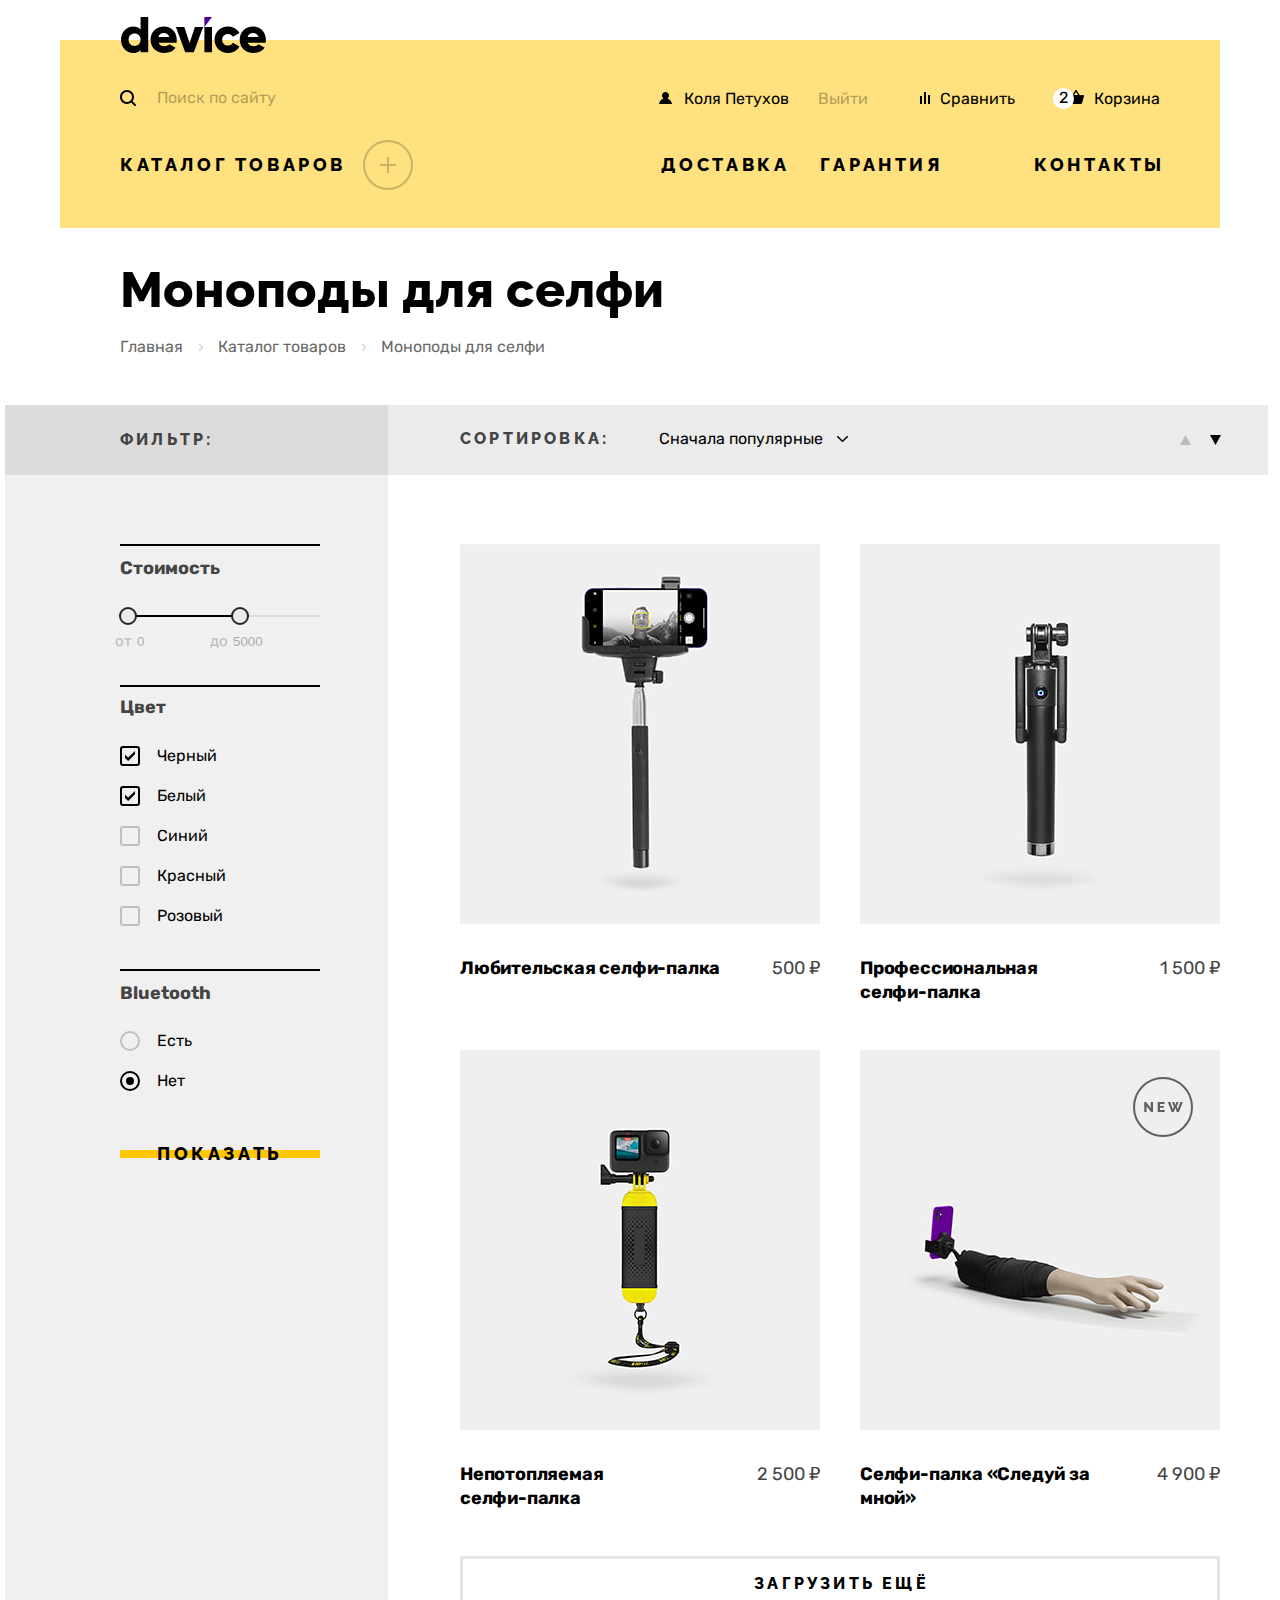
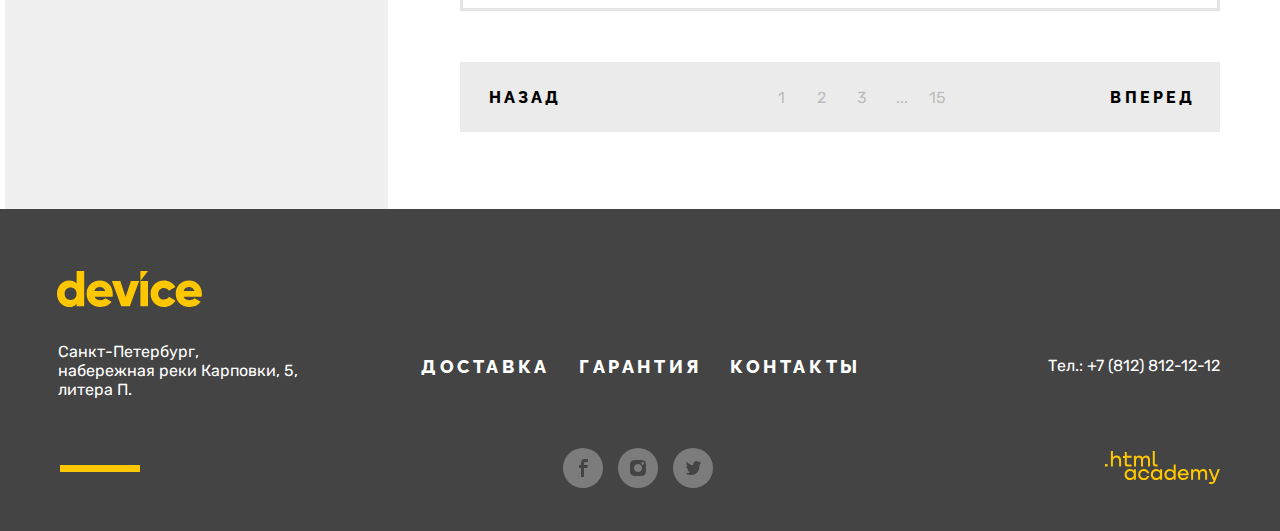
<file: catalog.html>
<!DOCTYPE html>
<html lang="ru">
<head>
  <meta charset="utf-8">
  <link rel="icon" href="device-favicon.ico">
  <link rel="icon" type="image/png" sizes="32x32" href="img/device-favicon.png">
  <link rel="stylesheet" href="css/styles.css">
  <title>Каталог | Интернет магазин Девайс</title>
</head>
<body>
<header class="page-header catalog-header">
  <div class="header-wrapper">
    <a href="#" class="logo link-decoration">
      <img class="page-header-logo" src="img/svg/device-header-logo-icon.svg" alt="Логотип магазина Device" width="145"
           height="36">
    </a>
    <div class="users-navigation-list">
      <form action="https://echo.htmlacademy.ru" method="get" class="users-navigation-search">
        <label for="search-form" class="visually-hidden">
          Поиск по сайту
        </label>
        <input id="search-form" type="search" placeholder="Поиск по сайту">
        <button class="search-button" type="submit" value="поиск">Найти</button>
      </form>
      <ul class="users-navigation reset-list">
        <li class="users-navigation-item user">
          <a href="#" class="users-navigation-entrance link link-decoration">
            <svg aria-hidden="true" focusable="false" width="13" height="12" fill="none"
                 xmlns="http://www.w3.org/2000/svg">
              <path
                d="M0 12h13c-.2-2.6-2.1-4.8-4.7-5.5 1-.6 1.7-1.7 1.7-3C10
                 1.6 8.4 0 6.5 0S3 1.6 3 3.5c0 1.3.7 2.4 1.7 3C2.1 7.2.2 9.4 0 12Z"
                fill="#000"/>
            </svg>
            Коля Петухов
          </a>
        </li>
        <li class="users-navigation-item entrance">
          <a href="#" class="users-navigation-entrance link link-decoration">
            Выйти
          </a>
        </li>
        <li class="users-navigation-item compare">
          <a href="#" class="users-navigation-compare link link-decoration">
            <svg aria-hidden="true" focusable="false" width="10" height="12" fill="none"
                 xmlns="http://www.w3.org/2000/svg">
              <path d="M6 0H4v12h2V0ZM2 4H0v8h2V4ZM10 3H8v9h2V3Z" fill="#000"/>
            </svg>
            Сравнить
          </a>
        </li>
        <li class="users-navigation-item cart">
          <a href="#" class="users-navigation-cart link link-decoration">
            <svg aria-hidden="true" focusable="false" width="16" height="14" fill="none"
                 xmlns="http://www.w3.org/2000/svg">
              <path
                d="m15.3 5-3.5.2L8.6.3C8.5.1 8.2 0 8 0c-.2 0-.5.1-.6.3L4.2 5.2H.7c-.4 0-.7.3-.7.7v.2l1.9 6.8c.2.7.7 1.1 1.4 1.1h9.4c.7 0 1.2-.4 1.4-1.1L16 6v-.2c0-.4-.3-.8-.7-.8ZM8 1.9l2.2 3.2H5.9L8 1.9Z"
                fill="#000"/>
            </svg>
            <span class="cart-count">2</span>
            Корзина
          </a>
        </li>
      </ul>
    </div>
    <nav class="main-navigation">
      <ul class="main-navigation-list reset-list">
        <li class="navigation-catalog-item"><a href="#" class="link-decoration">Каталог товаров</a>
          <div class="sub-catalog">
            <ul class="sub-catalog-list reset-list">
              <li class="sub-catalog-item">
                <ul class="sub-catalog-multimedia reset-list">
                  <li class="sub-item"><a href="#" class="link-decoration">Виртуальная реальность</a></li>
                  <li class="sub-item"><a href="#" class="link-decoration">Моноподы для cелфи</a></li>
                  <li class="sub-item"><a href="#" class="link-decoration">Экшн-камеры</a>
                  </li>
                </ul>
              </li>
              <li class="sub-catalog-item">
                <ul class="sub-catalog-watches reset-list">
                  <li class="sub-item"><a href="#" class="link-decoration">Фитнес-браслеты</a></li>
                  <li class="sub-item"><a href="#" class="link-decoration">Умные часы</a></li>
                </ul>
              </li>
              <li class="sub-catalog-item">
                <ul class="sub-catalog-copters reset-list">
                  <li class="sub-item"><a href="#" class="link-decoration">Квадрокоптеры</a></li>
                </ul>
              </li>
            </ul>
          </div>
        </li>
        <li class="main-navigation-item delivery-item"><a href="#" class="link-decoration">Доставка</a></li>
        <li class="main-navigation-item guarantee-item"><a href="#" class="link-decoration">Гарантия</a></li>
        <li class="main-navigation-item contacts-item"><a href="#" class="link-decoration">Контакты</a></li>
      </ul>
    </nav>
  </div>
</header>
<div class="main-container-inner">
  <main class="main-container main-inner">
    <header class="inner-header">
      <div class="inner-header-wrapper">
        <h1 class="inner-header-title h-1-style">Моноподы для селфи</h1>
        <ul class="breadcrumbs reset-list">
          <li class="breadcrumbs-item">
            <a class="breadcrumbs-link link-decoration" href="index.html">Главная</a>
          </li>
          <li class="breadcrumbs-item">
            <a class="breadcrumbs-link link-decoration" href="#">Каталог товаров</a>
          </li>
          <li class="breadcrumbs-item">
            <a class="breadcrumbs-link link-decoration" href="#">Моноподы для селфи</a>
          </li>
        </ul>
      </div>
    </header>
    <div class="catalog-wrapper">
      <section class="product-catalog">
        <h2 class="visually-hidden">Каталог товаров</h2>
        <section class="filter-bar">
          <h3 class="visually-hidden">Фильтр каталога</h3>
          <span class="filter">фильтр:</span>
          <div class="catalog-form-wrapper">
            <form class="catalog-filter-form" action="https://echo.htmlacademy.ru/" method="get">
              <div class="range-filter-wrapper">
                <fieldset class="range-filter-group reset-fieldset">
                  <legend class="catalog-filter-title reset-legend">Стоимость</legend>
                  <div class="range">
                    <div class="range-scale">
                      <div class="range-bar range-bar-control">
                        <button type="button" class="range-toggle toggle-min">
                          <span class="visually-hidden">Изменить минимальную цену.</span>
                        </button>
                        <button type="button" class="range-toggle toggle-max">
                          <span class="visually-hidden">Изменить максимальную цену.</span>
                        </button>
                      </div>
                    </div>
                    <div class="input-filter-wrapper">
                      <label class="catalog-filter-label">
                        <span class="input-span">от</span><input class="catalog-filter-input input-min" type="number"
                                                                 value="0" name="min-price">
                      </label>
                      <label class="catalog-filter-label">
                        <span class="input-span">до</span><input class="catalog-filter-input input-max" type="number"
                                                                 value="5000" name="max-price">
                      </label>
                    </div>
                  </div>
                </fieldset>
              </div>
              <div class="color-set-wrapper">
                <fieldset class="catalog-filter-group reset-fieldset">
                  <legend class="catalog-filter-title reset-legend">Цвет</legend>
                  <ul class="catalog-filter-list reset-list">
                    <li class="catalog-filter-item">
                      <label class="control">
                        <input class="visually-hidden control-input" type="checkbox" name="black" checked>
                        <span class="control-mark"></span>
                        <span class="control-label">Черный</span>
                      </label>
                    </li>
                    <li class="catalog-filter-item">
                      <label class="control">
                        <input class="visually-hidden control-input" type="checkbox" name="white" checked>
                        <span class="control-mark"></span>
                        <span class="control-label">Белый</span>
                      </label>
                    </li>
                    <li class="catalog-filter-item">
                      <label class="control">
                        <input class="visually-hidden control-input" type="checkbox" name="blue">
                        <span class="control-mark"></span>
                        <span class="control-label">Синий</span>
                      </label>
                    </li>
                    <li class="catalog-filter-item">
                      <label class="control">
                        <input class="visually-hidden control-input" type="checkbox" name="red">
                        <span class="control-mark"></span>
                        <span class="control-label">Красный</span>
                      </label>
                    </li>
                    <li class="catalog-filter-item">
                      <label class="control">
                        <input class="visually-hidden control-input" type="checkbox" name="pink">
                        <span class="control-mark"></span>
                        <span class="control-label">Розовый</span>
                      </label>
                    </li>
                  </ul>
                </fieldset>
              </div>
              <fieldset class="catalog-filter-group radio-group reset-fieldset">
                <legend class="catalog-filter-title radio-title reset-legend">Bluetooth</legend>
                <ul class="catalog-filter-list reset-list">
                  <li class="catalog-filter-item">
                    <label class="control">
                      <input class="visually-hidden control-input" type="radio" name="bluetooth" value="yes">
                      <span class="control-mark"></span>
                      <span class="control-label">Есть</span>
                    </label>
                  </li>
                  <li class="catalog-filter-item">
                    <label class="control">
                      <input class="visually-hidden control-input" type="radio" name="bluetooth" value="no"
                             checked>
                      <span class="control-mark"></span>
                      <span class="control-label">Нет</span>
                    </label>
                  </li>
                </ul>
              </fieldset>
              <button class="button button-show" type="submit">Показать</button>
            </form>
          </div>
        </section>
        <section class="catalog">
          <h3 class="visually-hidden">Список товаров</h3>
          <div class="sorting-bar">
            <form action="https://echo.htmlacademy.ru" method="get" class="sorting-type">
              <label class="sorting-list" for="sorting">Сортировка:</label>
              <select class="select-control" id="sorting" name="sorting">
                <option value="popular">Сначала популярные</option>
                <option value="cheap">Сначала дешёвое</option>
                <option value="expensive">Сначала дорогое</option>
              </select>
              <svg aria-hidden="true" focusable="false" width="11" height="6" fill="none"
                   xmlns="http://www.w3.org/2000/svg">
                <path
                  d="m6.1 5.8 4.7-4.5c.3-.3.3-.8 0-1.1-.3-.3-.8-.3-1.1 0l-4.2 4-4.2-4C1-.1.5-.1.2.2.1.4 0 .6 0
                  .8c0 .2.1.4.2.5l4.7 4.5c.4.3.8.3 1.2 0Z"
                  fill="#000"/>
              </svg>
              <button class="visually-hidden" type="submit">Отсортировать продукты</button>
            </form>
            <div class="sort-button-wrapper">
              <button type="button" class="sort-button sort-up">
                <span class="visually-hidden">Сортировка с низу</span>
                <svg aria-hidden="true" focusable="false" width="11" height="10" fill="none"
                     xmlns="http://www.w3.org/2000/svg">
                  <path d="M5.5 10 0 0h11" fill="#000"/>
                </svg>
              </button>
              <button type="button" class="sort-button sort-down sort-active">
                <span class="visually-hidden">Сортировка с верху</span>
                <svg aria-hidden="true" focusable="false" width="11" height="10" fill="none"
                     xmlns="http://www.w3.org/2000/svg">
                  <path d="M5.5 10 0 0h11" fill="#000"/>
                </svg>
              </button>
            </div>
          </div>
          <ul class="catalog-list reset-list">
            <!--            Для отображения значка "NEW" добавить к <article> класс label-new-->
            <li class="catalog-item">
              <article class="product">
                <img class="product-card-image" src="img/jpg/monopod-lite.jpg"
                     alt="Любительская селфи-палка с закрепленным телефоном" width="360" height="380">
                <div class="product-description">
                  <h3 class="product-card-title h-3-style">Любительская селфи-палка</h3>
                  <span class="product-card-price">500 ₽</span>
                </div>
                <div class="product-link-wrapper">
                  <a class="product-card-link link-decoration" href="#">подробнее</a>
                </div>
              </article>
            </li>
            <li class="catalog-item">
              <article class="product">
                <img class="product-card-image" src="img/jpg/monopod-pro.jpg" alt="Профессиональная селфи-палка"
                     width="360"
                     height="380">
                <div class="product-description">
                  <h3 class="product-card-title h-3-style">Профессиональная <br> селфи-палка</h3>
                  <span class="product-card-price">1 500 ₽</span>
                </div>
                <div class="product-link-wrapper">
                  <a class="product-card-link link-decoration" href="#">подробнее</a>
                </div>
              </article>
            </li>
            <li class="catalog-item">
              <article class="product">
                <img class="product-card-image" src="img/jpg/monopod-aqua.jpg" alt="Непотопляемая
            селфи-палка с закрепленной камерой" width="360" height="380">
                <div class="product-description">
                  <h3 class="product-card-title h-3-style">Непотопляемая<br>
                    селфи-палка</h3>
                  <span class="product-card-price">2 500 ₽</span>
                </div>
                <div class="product-link-wrapper">
                  <a class="product-card-link link-decoration" href="#">подробнее</a>
                </div>
              </article>
            </li>
            <li class="catalog-item">
              <article class="product label-new">
                <img class="product-card-image" src="img/jpg/monopod-arm.jpg"
                     alt="Селф-палка в виде человеческой руки с закрепленным телефоном" width="360" height="380">
                <span class="new-item-label visually-hidden">new</span>
                <div class="product-description">
                  <h3 class="product-card-title h-3-style">Селфи-палка «Следуй за<br> мной»</h3>
                  <span class="product-card-price">4 900 ₽</span>
                </div>
                <div class="product-link-wrapper">
                  <a class="product-card-link link-decoration" href="#">подробнее</a>
                </div>
              </article>
            </li>
          </ul>
          <button class="button products-show-more" type="button">Загрузить ещё</button>
          <ul class="pagination reset-list">
            <li class="pagination-item pagination-prev">
              <a class="pagination-link pagination-direction link-decoration" href="#">
                Назад
              </a>
            </li>
            <li class="pagination-item">
              <a class="pagination-link pagination-number link-decoration" href="#">1</a>
            </li>
            <li class="pagination-item">
              <a class="pagination-link pagination-number link-decoration" href="#">2</a>
            </li>
            <li class="pagination-item">
              <a class="pagination-link pagination-number link-decoration" href="#">3</a>
            </li>
            <li class="pagination-item">
              <a class="pagination-link pagination-number link-decoration" href="#">...</a>
            </li>
            <li class="pagination-item">
              <a class="pagination-link pagination-number link-decoration" href="#">15</a>
            </li>
            <li class="pagination-item  pagination-next">
              <a class="pagination-link pagination-direction link-decoration" href="#">
                Вперед
              </a>
            </li>
          </ul>
        </section>
      </section>
    </div>
  </main>
</div>
<footer class="page-footer">
  <div class="page-footer-main">
    <a href="#" class="footer-logo link-decoration">
      <img src="img/svg/device-footer-logo-icon.svg" alt="Логотип магазина Device"
           width="145"
           height="36">
    </a>
    <section class="footer-contacts-address">
      <h2 class="visually-hidden">Адрес</h2>
      <p class="footer-address">Санкт-Петербург, набережная реки Карповки, 5, литера П.</p>
    </section>
    <section class="footer-navigation">
      <h2 class="visually-hidden">Условия покупки и контакты</h2>
      <ul class="footer-navigation-list reset-list">
        <li class="footer-navigation-item"><a href="#" class="link-decoration">Доставка</a></li>
        <li class="footer-navigation-item"><a href="#" class="link-decoration">Гарантия</a></li>
        <li class="footer-navigation-item"><a href="#" class="link-decoration">Контакты</a></li>
      </ul>
    </section>
    <section class="footer-contacts-phone">
      <h2 class="visually-hidden">Телефон</h2>
      <a class="contacts-phone link-decoration" href="tel:88128121212">Тел.: +7 (812) 812-12-12</a>
    </section>
    <section class="footer-social">
      <h2 class="visually-hidden">Мы в социальных сетях</h2>
      <ul class="footer-social-list reset-list">
        <li class="footer-social-item">
          <a class="button-social link-decoration" href="#">
            <span class="visually-hidden">Фэйсбук</span>
            <svg aria-hidden="true" focusable="false" width="9" height="18" viewBox="0 0 9 18" fill="none"
                 xmlns="http://www.w3.org/2000/svg">
              <path class="focus" d="M6.5 3H9V0H5.6C2.8 0 2 1.7 2 4.2V6H0v3h2v9h3V9h3.3l.6-3H5V4.5C5 3.7 5.3 3 6.5 3Z"
                    fill="#444"/>
            </svg>
          </a>
        </li>
        <li class="footer-social-item">
          <a class="button-social link-decoration" href="#">
            <span class="visually-hidden">Инстаграм</span>
            <svg aria-hidden="true" focusable="false" width="16" height="16" viewBox="0 0 16 16" fill="#FFFFFF"
                 xmlns="http://www.w3.org/2000/svg">
              <path class="focus"
                    d="M14.7 1.3c-.9-.9-2-1.3-3.4-1.3H4.7C1.9 0 0 1.9 0 4.7v6.6c0 1.4.4 2.6 1.4 3.4.9.9 2 1.3 3.3 1.3h6.6c1.4
                 0 2.6-.4 3.4-1.3.8-.9 1.3-2 1.3-3.4V4.7c0-1.4-.4-2.6-1.3-3.4ZM8 12.1c-2.2 0-4.1-1.8-4.1-4.1S5.8 3.9 8 3.9
                 c2.2 0 4.1 1.8 4.1 4.1s-1.9 4.1-4.1 4.1Zm4.6-7.4c-.7 0-1.3-.5-1.3-1.3s.5-1.3 1.3-1.3c.7 0 1.3.6 1.3 1.3 0
                  .7-.6 1.3-1.3 1.3Z"
                    fill="#444"/>
            </svg>
          </a>
        </li>
        <li class="footer-social-item">
          <a class="button-social link-decoration" href="#">
            <span class="visually-hidden">Твиттер</span>
            <svg aria-hidden="true" focusable="false" width="15" height="14" viewBox="0 0 15 14" fill="none"
                 xmlns="http://www.w3.org/2000/svg">
              <path class="focus"
                    d="M9.7.1c1.5-.5 2.6.3 3.2 1.1.5-.2 1.1-.4 1.7-.6 0 .8-.5 1.4-.8 1.6.7.2 1.2-.4 1.2-.4-.1.9-.9 1.7-1.4 1.9-.2 6.3-2.8 10.4-8.9 10.3h-.4C4 14 .6 13.6 0 12.2c2 .2 3.4-.4 4.1-1.1-.8-.3-2.4-.4-2.6-2.8.3.2.5.3 1.1.2C1.5 7.7.3 7 .4 5c.3.3.9.5 1.2.4C1 5.2-.2 2.3.8.8c1.6 1.7 3.3 3.4 6.3 3.5.2-2.1 1-3.5 2.6-4.2Z"
                    fill="#444"/>
            </svg>
          </a>
        </li>
      </ul>
    </section>
    <div class="academy-link-wrapper">
      <a class="academy-link link-decoration" href="https://htmlacademy.ru/">
        <span class="visually-hidden">Переход на сайт HTML Academy</span>
        <svg aria-hidden="true" focusable="false" width="115" height="34" viewBox="0 0 115 34" fill="none"
             xmlns="http://www.w3.org/2000/svg">
          <path class="academy-path"
                d="M0 12.9v2.6h2.5v-2.6H0ZM11.6 4.5c-1.6 0-2.8.7-3.6 1.7h-.1V0h-2v15.5h2v-5.3c0-2.1 1.3-3.6 3.3-3.6 1.8 0 2.9 1.4 2.9 3.2v5.7h2V9.4c.1-3-1.8-4.9-4.5-4.9ZM26.6 4.8h-4.8V1.1h-2v3.8h-1.9v2h1.9v6c0 1.7 1 2.7 2.7 2.7h4.1v-2h-3.7c-.7 0-1.1-.4-1.1-1.1V6.8h4.8v-2ZM41.1 4.6c-1.6 0-2.9.8-3.5 2.1h-.1c-.6-1.2-1.8-2.1-3.4-2.1-1.4 0-2.5.8-3.1 1.8h-.1V4.8H29v10.6h2V10c0-2 1-3.5 2.6-3.5 1.5 0 2.4 1 2.4 2.6v6.3h2V9.8c0-2.4 1.4-3.3 2.6-3.3 1.5 0 2.4 1 2.4 2.6v6.3h2V8.9c.1-2.5-1.4-4.3-3.9-4.3ZM47.8 12.7c0 1.7 1 2.7 2.8 2.7h2v-2h-1.7c-.7 0-1.1-.4-1.1-1.1V0h-2v12.7ZM28.9 19.7c-.9-1.1-2.2-1.8-3.9-1.8-3.1 0-5.4 2.3-5.4 5.6s2.3 5.6 5.4 5.6c1.8 0 3-.8 3.8-1.9h.1v1.6h2V18.2h-2v1.5Zm-3.6 7.4c-2.2 0-3.6-1.6-3.6-3.6s1.4-3.6 3.6-3.6 3.6 1.6 3.6 3.6c0 1.9-1.4 3.6-3.6 3.6ZM44.2 22c-.5-2.4-2.6-4.1-5.4-4.1a5.4 5.4 0 0 0-5.6 5.6c0 3.1 2.2 5.6 5.6 5.6 2.8 0 4.9-1.8 5.4-4.2h-2.1a3.4 3.4 0 0 1-3.3 2.3c-2.2 0-3.6-1.6-3.6-3.6s1.4-3.6 3.6-3.6c1.6 0 2.8 1 3.3 2.2h2.1V22ZM55.1 19.7c-.9-1.1-2.2-1.8-3.9-1.8-3.1 0-5.4 2.3-5.4 5.6s2.3 5.6 5.4 5.6c1.8 0 3-.8 3.8-1.9h.1v1.6h2V18.2h-2v1.5Zm-3.6 7.4c-2.2 0-3.6-1.6-3.6-3.6s1.4-3.6 3.6-3.6 3.6 1.6 3.6 3.6c0 1.9-1.5 3.6-3.6 3.6ZM68.7 19.8c-.9-1.1-2.2-1.9-3.9-1.9-3.1 0-5.4 2.3-5.4 5.6s2.2 5.6 5.4 5.6c1.7 0 3-.8 3.8-1.8h.1v1.5h2V13.4h-2v6.4Zm-3.6 7.3c-2.2 0-3.6-1.6-3.6-3.6s1.4-3.6 3.6-3.6 3.6 1.6 3.6 3.6c-.1 2-1.5 3.6-3.6 3.6ZM78.3 17.9c-3.3 0-5.5 2.5-5.5 5.6 0 3 2.1 5.6 5.5 5.6 2.5 0 4.5-1.3 5.2-3.6h-2.1c-.5 1-1.6 1.6-3 1.6-1.9 0-3.3-1.3-3.4-2.9h8.8c.2-3.6-2-6.3-5.5-6.3Zm0 1.9c1.7 0 3 1 3.3 2.6h-6.5c.3-1.5 1.5-2.6 3.2-2.6ZM98.2 17.9c-1.6 0-2.9.8-3.6 2h-.1c-.6-1.2-1.8-2-3.4-2-1.4 0-2.5.7-3.1 1.8v-1.5h-1.9v10.6h2v-5.4c0-2 1-3.4 2.6-3.5 1.5 0 2.4 1 2.4 2.6v6.3h2v-5.6c0-2.4 1.4-3.3 2.6-3.3 1.5 0 2.4 1 2.4 2.6v6.3h2v-6.5c.1-2.6-1.4-4.4-3.9-4.4ZM109.4 27l-3.6-8.9h-2.2l4.8 11.6c-.3.9-.7 1.2-1.7 1.2h-2.5v2h2.5c1.8 0 2.8-.8 3.5-2.6l4.7-12.2h-2.1l-3.4 8.9Z"
                fill="#FFC700"/>
        </svg>
      </a>
    </div>
  </div>
</footer>
</body>
</html>
</file>
<file: css/styles.css>
/* =========================================== FONTS ======================================================== */

@font-face {
  font-family: "Raleway";
  font-weight: 800;
  font-style: normal;
  src: url("../fonts/raleway/raleway-800.woff2") format("woff2");
  font-display: swap;
}

@font-face {
  font-family: "Rubik";
  font-weight: 400;
  font-style: normal;
  src: url("../fonts/rubik/rubik-400.woff2") format("woff2");
  font-display: swap;
}

@font-face {
  font-family: "Rubik";
  font-weight: 700;
  font-style: normal;
  src: url("../fonts/rubik/rubik-700.woff2") format("woff2");
  font-display: swap;
}

@font-face {
  font-family: "Rubik";
  font-weight: 800;
  font-style: normal;
  src: url("../fonts/rubik/rubik-800.woff2") format("woff2");
  font-display: swap;
}

/* =========================================== GLOBAL ======================================================== */

html {
  height: 100%;
}

*,
*::before,
*::after {
  box-sizing: border-box;
}

.visually-hidden {
  position: absolute;
  width: 1px;
  height: 1px;
  margin: -1px;
  padding: 0;
  border: 0;
  clip: rect(0 0 0 0);
  overflow: hidden;
}

.reset-list {
  margin: 0;
  padding: 0;
  list-style: none;
}

.reset-fieldset {
  padding: 0;
  margin: 0;
  border: none;
}

.reset-legend {
  padding: 0;
}

body {
  display: flex;
  flex-direction: column;
  margin: 0 auto;
  min-height: 1160px;
  width: 100%;
  font-family: "Rubik", "Arial", sans-serif;
  font-style: normal;
  font-weight: 400;
  font-size: 18px;
  line-height: 30px;
  color: #444444;
  background-color: #ffffff;
}

.main-container {
  flex-grow: 1;
}

.h-1-style {
  margin: 0;
  font-family: "Raleway", "Arial", sans-serif;
  font-weight: 800;
  font-size: 50px;
  line-height: 50px;
  color: #000000;
}

.h-2-style {
  margin: 0;
  font-family: "Raleway", "Arial", sans-serif;
  font-weight: 800;
  font-size: 50px;
  line-height: 50px;
  color: #000000;
}

.h-3-style {
  margin: 0;
}

.link-decoration {
  text-decoration: none;
}

.button-yellow {
  position: relative;
  width: max-content;
}

.button-yellow::after {
  content: "";
  position: absolute;
  left: -39px;
  right: -39px;
  top: 50%;
  transform: translateY(-50%);
  z-index: -1;
  height: 8px;
  background: #FFE17F;
}

.button-yellow:hover::after {
  content: "";
  position: absolute;
  left: -39px;
  right: -39px;
  top: 50%;
  transform: translateY(-50%);
  z-index: -1;
  height: 40px;
  background: #FFE17F;
}

.button-yellow:focus {
  outline: none;
}

.button-yellow:focus-visible::after {
  content: "";
  position: absolute;
  left: -20px;
  right: -20px;
  top: 50%;
  transform: translateY(-50%);
  z-index: -1;
  height: 8px;
  background: #AF4FFF;
}

.button-yellow:active {
  color: rgba(0, 0, 0, 0.3);
}

.users-navigation-search input::-ms-clear,
.users-navigation-search input::-ms-reveal {
  display: none;
  width: 0;
  height: 0;
}

.users-navigation-search input::-webkit-search-decoration,
.users-navigation-search input::-webkit-search-cancel-button,
.users-navigation-search input::-webkit-search-results-button,
.users-navigation-search input::-webkit-search-results-decoration {
  display: none;
}

/* ================================================ INDEX-PAGE =========================================================== */

/* =========================================== HEADER ======================================================== */

.page-header {
  width: 1160px;
  margin: 40px auto 0 auto;
  background: #FFE17F;
}

.header-wrapper {
  margin: 0 60px;
}

.logo {
  position: relative;
  left: -4px;
  bottom: 23px;
}

.page-header a {
  padding: 5px;
}

/*================== USERS-NAVIGATION================== */

div.users-navigation-list {
  left: -15px;
  position: relative;
  top: -7px;
  display: flex;
  justify-content: flex-start;
  flex-wrap: wrap;
  width: 1100px;
  margin-bottom: 30px;
}

/*================== строка поиска ================== */

.users-navigation-search {
  position: relative;
  display: flex;
  width: 516px;
  margin-right: 34px;
  min-height: 40px;
}

.users-navigation-search::before {
  content: "";
  position: absolute;
  z-index: 1;
  left: 15px;
  top: 11%;
  transform: translateY(50%);
  width: 16px;
  height: 16px;
  background: url("../img/svg/search-icon.svg") no-repeat center;
}

.users-navigation-search input {
  position: absolute;
  width: 516px;
  height: 100%;
  padding-left: 52px;
  padding-top: 10px;
  padding-bottom: 10px;
  background: #FFE17F;
  border: 0;
  border-radius: 25px;
}

.users-navigation-search input::placeholder {
  font-family: "Rubik", "Arial", sans-serif;
  font-style: normal;
  font-weight: 400;
  font-size: 16px;
  line-height: 19px;
  color: #000000;
  opacity: 30%;
}

.users-navigation-search input:not(:placeholder-shown) {
  font-family: "Rubik", "Arial", sans-serif;
  font-style: normal;
  font-weight: 400;
  font-size: 16px;
  line-height: 19px;
  color: #000000;
}

.search-button {
  position: relative;
  top: 0;
  left: 356px;
  display: none;
  padding: 10px;
  width: 160px;
  margin-right: 40px;
  font-family: "Rubik", "Arial", sans-serif;
  font-weight: 400;
  font-size: 16px;
  line-height: 19px;
  background: transparent;
  border: 0;
  border-left: 2px solid #000000;
  border-radius: 0 25px 25px 0;
  cursor: pointer;
}

.users-navigation-search input:hover::placeholder {
  opacity: 60%;
}

.users-navigation-search input:focus-visible {
  outline: 2px solid #AF4FFF;
}

.users-navigation-search input:not(:placeholder-shown) + .search-button {
  display: block;
}

.search-button:focus-visible {
  border: 2px solid #AF4FFF;
}

.users-navigation-search input:not(:placeholder-shown) {
  border: 2px solid #000000;
  outline: none;
  border-radius: 25px;
  -moz-border-radius: 25px;
}

.search-button:hover {
  color: #FFFFFF;
  background: #000000;
}

.search-button:focus-visible {
  outline: 2px solid #AF4FFF;
}

.search-button:active {
  color: rgba(255, 255, 255, 0.3);
  background: #000000;
}

ul.users-navigation {
  display: flex;
  justify-content: space-between;
  flex-wrap: wrap;
  align-items: center;
  width: 500px;
}

.users-navigation-item {
  width: max-content;
  height: max-content;
}

.users-navigation a {
  font-size: 16px;
  color: #000000;
  padding-left: 8px;
}

.user {
  position: relative;
  right: -4px;
  margin-right: -21px;
}

.entrance {
  position: relative;
  left: 6px;
  margin-right: 147px;
}

.user + .entrance {
  position: relative;
  margin-right: 15px;
  left: 5px;
}

.user + .entrance {
  opacity: 0.3;
}

.compare {
  margin-right: 0;
}

.cart {
  position: relative;
  right: -10px;
}

.cart-count {
  position: absolute;
  left: -13px;
  top: 5px;
  display: flex;
  justify-content: center;
  align-items: center;
  width: 21px;
  height: 21px;
  border-radius: 50%;
  background: #FFFFFF;
}

/*===============POPUP=================*/

.popup {
  display: none;
  position: absolute;
  top: 45px;
  right: -80px;
  z-index: 20;
  background: #000000;
}

.show-popup {
  display: block;
}

.popup::before {
  content: "";
  position: absolute;
  transform: rotate(45deg);
  right: 50%;
  top: -6px;
  width: 14px;
  height: 14px;
  background: #000000;
}

.cart-popup {
  width: 320px;
  font-family: "Rubik", "Arial", sans-serif;
  font-weight: 400;
  font-size: 16px;
  line-height: 20px;
  font-style: normal;
  color: #FFFFFF;
  padding-bottom: 20px;
}

.cart-item:not(:last-child) {
  border-bottom: 1px solid rgba(255, 255, 255, 0.1);
}

.cart-item {
  padding: 20px;
  display: flex;
  justify-content: space-between;
}

.cart-item a {
  display: flex;
  justify-content: flex-start;
  align-items: center;
  width: 100%;
  font-family: "Rubik", "Arial", sans-serif;
  font-weight: 400;
  font-size: 16px;
  line-height: 20px;
  font-style: normal;
  color: #FFFFFF;
}

.cart-item a:hover,
.delete-cart-item:hover {
  opacity: 0.6;
}

.cart-item a:focus-visible {
  outline: none;
  color: #AF4FFF;
}

.cart-item a:focus-visible .cart-item-img {
  outline: 5px solid #AF4FFF;
}

.delete-cart-item:focus-visible {
  outline: 2px solid #AF4FFF;
}

.cart-item a:active,
.delete-cart-item:active {
  opacity: 0.3;
}

.cart-item img {
  margin-right: 23px;
}

.cart-item p {
  max-width: 170px;
  margin: 0;
}

.delete-cart-item {
  width: 25px;
  height: 25px;
  border-radius: 50%;
  border: none;
  background: url("../img/svg/delete-icon.svg") no-repeat center transparent;
  cursor: pointer;
}

.items-total {
  display: flex;
  justify-content: space-between;
  align-items: center;
  padding-left: 20px;
  padding-right: 20px;
  height: 44px;
  background: #1A1A1A;
}

.items-total p {
  margin: 0;
}

.items-total span {
  padding-left: 3px;
}

.show-cart {
  display: flex;
  justify-content: center;
  padding-top: 20px;
}

.show-cart-button {
  width: 280px;
  height: 50px;
  font-family: "Raleway", "Arial", sans-serif;
  font-weight: 800;
  font-style: normal;
  font-size: 18px;
  line-height: 21px;
  text-transform: uppercase;
  letter-spacing: calc(1em / 5);
  color: #000000;
  background: #FFFFFF;
  border: 0;
  cursor: pointer;
}

.show-cart-button:hover {
  background: #FFE17F;
}

.show-cart-button:focus-visible {
  outline: 5px solid #AF4FFF;
}

.show-cart-button:active {
  background: #FFE17F;
  color: rgba(0, 0, 0, 0.3);
}

.users-navigation svg {
  position: relative;
  left: -6px;
  top: 0;
}

.users-navigation-entrance svg {
  left: -8px;
  top: 0;
}

.users-navigation-item:hover {
  opacity: 60%;
}

.users-navigation-item a:focus-visible {
  outline: 2px solid #AF4FFF;
  outline-offset: 5px;
  border-radius: 25px;
}

.users-navigation-item:active {
  opacity: 30%;
}

/*================== MAIN-NAVIGATION ================== */

.main-navigation {
  margin-bottom: 155px;
}

.main-navigation-list {
  position: relative;
  top: -5px;
  display: flex;
  justify-content: space-between;
  flex-wrap: wrap;
  width: 1041px;
  height: max-content;
}

.main-navigation-list li:not(:first-child) {
  width: min-content;
}

.main-navigation-list a {
  width: min-content;
  font-family: "Raleway", "Arial", sans-serif;
  font-weight: 800;
  font-style: normal;
  font-size: 18px;
  line-height: 21px;
  text-transform: uppercase;
  letter-spacing: calc(1em / 5);
  color: #000000;
}

.main-navigation-item a {
  position: relative;
  left: 3px;
}

.navigation-catalog-item {
  position: relative;
  right: 5px;
  width: 240px;
  margin-right: 299px;
}

.delivery-item {
  position: relative;
  right: 9px;
  margin-right: 9px;
}

.guarantee-item {
  margin-right: 73px;
}

.contacts-item {
  position: relative;
  left: 6px;
}

.main-navigation-item a:hover::after {
  content: "";
  position: absolute;
  right: 0;
  left: 0;
  bottom: -8px;
  width: 100%;
  height: 2px;
  background: black;
}

.main-navigation-item a:focus-visible {
  outline: 2px solid #AF4FFF;
  outline-offset: 10px;
  border-radius: 25px;
}

.main-navigation-item a:active::after {
  opacity: 0.3;
}

.navigation-catalog-item::after {
  content: "";
  position: absolute;
  top: 50%;
  left: 248px;
  transform: translateY(-50%);
  width: 50px;
  height: 50px;
  border: 2px solid #000000;
  border-radius: 50%;
  background: url("../img/svg/plus-icon.svg") no-repeat center;
  opacity: 0.2;
}

.navigation-catalog-item:hover::after {
  background: url("../img/svg/minus-icon.svg") no-repeat center;
  opacity: 1;
}

.navigation-catalog-item:hover .sub-catalog {
  display: block;
}

.navigation-catalog-item:focus-within .sub-catalog {
  display: block;
}

.navigation-catalog-item a:focus-visible {
  outline: 2px solid #AF4FFF;
  outline-offset: 10px;
  border-radius: 25px;
}

.navigation-catalog-item a:active {
  opacity: 0.3;
}

.navigation-catalog-item:active::after {
  opacity: 0.3;
}

/*================== SUB-CATALOG ================== */

.sub-catalog {
  display: none;
  position: absolute;
  top: calc(100% + 16px);
  left: -55px;
  width: 1160px;
  height: 145px;
  padding-left: 60px;
  background: #FFE17F;
  z-index: 10;
}

.sub-catalog-list {
  display: flex;
  justify-content: space-between;
  width: 560px;
}

.sub-catalog-item {
  min-width: 238px;
}

.sub-item {
  min-width: 100%;
  margin-bottom: 7px;
}

.sub-item a {
  font-family: "Rubik", "Arial", sans-serif;
  font-weight: 400;
  font-size: 16px;
  line-height: 18px;
  text-transform: inherit;
  color: #000000;
  letter-spacing: inherit;
}

.sub-item a:hover {
  opacity: 0.6;
}

.sub-item a:active {
  opacity: 0.3;
}

/* =========================================== MAIN ======================================================== */

/* =================== SLIDER ======================================================== */

.best-ofer-slider {
  position: relative;
  top: -65px;
  display: none;
  width: 1160px;
  margin: 0 auto -80px auto;
}

.slider-active {
  display: flex;
}

.gallery-container {
  position: relative;
  bottom: 86px;
  display: flex;
  justify-content: center;
  width: 560px;
  max-height: 560px;
  margin-right: 40px;
}

/*================== SLIDER-ILLUSTRATION ================== */

.slider-image-wrapper {
  position: relative;
}

.slider-image-wrapper img {
  display: block;
}

.slider-button-wrapper {
  position: absolute;
  top: 50%;
  transform: translateY(-50%);
  display: flex;
  width: 97%;
  justify-content: space-between;
}

.slider-button {
  width: 40px;
  height: 80px;
  border: none;
  background: url("../img/svg/slider-button-icon.svg") no-repeat center;
  cursor: pointer;
}

.slider-button:hover {
  opacity: 0.6;
}

.slider-button:focus-visible {
  outline: 2px solid #AF4FFF;
  border-radius: 6px;
}

.slider-button:active {
  opacity: 0.3;
}

.slider-prev {
  transform: rotate(180deg);
}

/*================== SLIDER-DESCRIPTION ================== */

.description-container {
  width: 560px;
  margin-bottom: 150px;
}

.slide-number {
  display: flex;
  justify-content: flex-end;
  align-self: start;
  margin-right: 50px;
  grid-column: 1/-1;
  grid-row: 1/2;
  font-weight: 800;
  font-size: 180px;
  color: #FFFFFF;
}

.slide-description-header {
  position: relative;
  top: 5px;
  font-family: "Raleway", "Arial", sans-serif;
  font-weight: 800;
  font-style: normal;
  font-size: 50px;
  line-height: 50px;
  color: #000000;
}

.slide-description {
  position: relative;
  top: 31px;
  grid-column: 1/3;
  grid-row: 2/3;
  margin: 0;
  align-self: start;
}

.more-information {
  top: 78px;
  height: min-content;
  margin-left: 39px;
  grid-column: 1/2;
  grid-row: 3/4;
  font-family: "Raleway", "Arial", sans-serif;
  font-weight: 800;
  line-height: 21px;
  letter-spacing: calc(1em / 5);
  text-transform: uppercase;
  color: #000000;
}

.slider-pagination {
  position: relative;
  top: 57px;
  right: -2px;
  display: flex;
  justify-content: flex-end;
  width: auto;
  margin-right: 61px;
  grid-column: 2/3;
  grid-row: 3/4;
}

.slider-pagination-button {
  display: block;
  width: 12px;
  height: 12px;
  padding: 0;
  border: 2px solid #000000;
  border-radius: 50%;
  background: #FFFFFF;
  cursor: pointer;
}

.slider-pagination-item:not(:last-child) {
  margin-right: 22px;
}

.slider-pagination-active {
  background: black;
}

.slider-pagination-button:hover {
  opacity: 60%;
}

.slider-pagination-button:focus-visible {
  border: 2px solid #AF4FFF;
  outline: none;
}

.slider-pagination-button:active {
  opacity: 30%;
}

.specifications-list {
  position: relative;
  top: 131px;
  right: -1px;
  display: flex;
}

.specifications-list-item {
  display: flex;
  flex-direction: column-reverse;
  justify-content: flex-start;
  max-width: 221px;
  min-width: 150px;
  grid-column: 1/-1;
  grid-row: -1/-2;
  font-size: 16px;
}

.specifications-list-item:not(:last-child) {
  margin-right: 9px;
}

.specification {
  margin-bottom: 10px;
  font-size: 36px;
  color: #000000;
}

/* =================== CATEGORIES ======================================================== */

.categories {
  width: 1160px;
  margin: 0 auto 172px auto;
}

.categories-navigation-list {
  display: flex;
  width: 100%;
}

.categories-navigation-item {
  width: 165px;
}

.categories-navigation-item:not(:last-child) {
  margin-right: 40px;
}

.categories a {
  font-family: "Raleway", "Arial", sans-serif;
  font-weight: 800;
  line-height: 24px;
  letter-spacing: -0.02em;
  color: #000000;
}

.icon-wrapper {
  display: flex;
  justify-content: center;
  align-items: center;
  width: 160px;
  height: 160px;
  margin-bottom: 30px;
  background: #FFE17F;
}

.icon-description {
  width: 165px;
}

.monopod-icon svg {
  margin-top: auto;
}

.categories a:hover .icon-wrapper {
  background: #FFC700;
}

.categories-navigation-item a:focus-visible {
  outline: none;
  color: #AF4FFF;
}

.categories-navigation-item a:focus-visible .icon-wrapper {
  outline: 5px solid #AF4FFF;
}

.categories-navigation-item a:active {
  opacity: 0.3;
}

.categories-navigation-item a:active .icon-wrapper,
.categories-navigation-item a:active .icon-wrapper svg {
  background: #FFC700;
  fill-opacity: 0.3;
}

/* =================== SERVICES ======================================================== */

.services-section-wrapper {
  z-index: -2;
  min-height: 288px;
  width: 100%;
  margin-bottom: 88px;
  background: #F0F0F0;
}

.wrapp {
  position: relative;
  top: -86px;
}

.services-section {
  display: flex;
  width: 1160px;
  margin: 0 auto;
}

.services-navigation {
  position: relative;
  width: 283px;
}

.services-navigation::after {
  content: "";
  position: absolute;
  top: -13px;
  bottom: -24px;
  left: 98%;
  z-index: 4;
  width: 7px;
  background-color: #000000;
}

.services-navigation-list {
  display: flex;
  flex-direction: column;
  width: 280px;
  height: calc(100% + 40px);
  padding-top: 66px;
  padding-bottom: 45px;
  font-family: "Raleway", "Arial", sans-serif;
  font-weight: 800;
  line-height: 21px;
  color: #000000;
}

.services-navigation-item {
  width: 100%;
}

.services-navigation-item:not(:last-child) {
  margin-bottom: 24px;
}

.services-navigation-button {
  position: relative;
  z-index: 1;
  display: block;
  width: 160px;
  padding: 9px 18px 11px 18px;
  font-family: "Raleway", "Arial", sans-serif;
  font-weight: 800;
  font-size: 18px;
  line-height: 21px;
  letter-spacing: calc(1em / 5);
  text-transform: uppercase;
  font-style: normal;
  border: none;
  background: none;
}

.services-navigation-button:not(.service-active-button button) {
  cursor: pointer;
}

.service-active-button,
.service-active-button button {
  color: #FFE17F;
  background: #000000;
}

.services-navigation-button:not(.service-active-button button)::before {
  content: "";
  position: absolute;
  left: 0;
  right: 0;
  top: 50%;
  transform: translateY(-50%);
  z-index: -1;
  height: 8px;
  background: #FFC700;
}

.services-navigation-button:hover:not(.service-active-button button)::before {
  height: 100%;
}

.services-navigation-button:focus-visible:not(.service-active-button button)::before {
  background: #AF4FFF;
}

.services-navigation-button:focus-visible {
  outline: none;
}

.services-navigation-button:active:not(.service-active-button button)::before {
  z-index: -1;
  right: -120px;
  background: #000000;
}

.services-navigation-button:active:not(.service-active-button button) {
  color: #FFE17F;
}

.service-container {
  display: none;
  position: relative;
  width: 879px;
  padding-left: 117px;
  padding-top: 8px;
}

.service-active {
  display: block;
}

.service-container::after {
  content: "";
  position: absolute;
  right: 49px;
  top: 56px;
  width: 171px;
  height: 195px;
}

.delivery::after {
  background: url("../img/svg/delivery-man-icon.svg") no-repeat center;
}

.warranty::after {
  background: url("../img/svg/warranty-icon.svg") no-repeat center;
}

.credit::after {
  background: url("../img/svg/credit-icon.svg") no-repeat center;
}

.service-header {
  margin-bottom: 33px;
  font-family: "Raleway", "Arial", sans-serif;
  font-weight: 800;
  font-size: 50px;
  line-height: 50px;
  color: #000000;
}

.service-container p {
  width: 453px;
}

/* =================== DELIVERY-SERVICE ======================================================== */

.delivery-service {
  position: relative;
  display: flex;
  justify-content: center;
  width: 1160px;
  margin: 0 auto 145px auto;
  background: #F0F0F0;
}

.delivery-service a {
  position: relative;
  display: block;
  width: 100%;
  height: 100%;
  padding: 27px 178px 41px 126px;
  font-family: "Raleway", "Arial", sans-serif;
  font-weight: 800;
  font-size: 20px;
  letter-spacing: calc(1em / 5);
  text-transform: uppercase;
  line-height: 24px;
  color: #000000;
  text-align: center;
}

.delivery-service a::before {
  content: "";
  position: absolute;
  top: 0;
  left: -1px;
  width: 125px;
  height: 100%;
  background: #FFE17F;
}

.delivery-service a::after {
  content: "";
  position: absolute;
  right: 33px;
  top: 30px;
  width: 40px;
  height: 40px;
  border-radius: 50%;
  background: rgb(220, 220, 220) url("../img/svg/info-icon.svg") no-repeat center;
  opacity: 0.5;
}

.delivery-service-link svg {
  transform: translateX(-226px) translateY(10px);
}

.delivery-service a:hover::before {
  background: #FFC700;
}

.delivery-service a:hover::after {
  opacity: 1;
}

.delivery-service a:focus-visible {
  outline: 5px solid #AF4FFF;
}

.delivery-service a:active {
  color: rgba(0, 0, 0, 0.3)
}

.delivery-service a:active svg {
  opacity: 0.3;
}

.delivery-service a:active::after {
  opacity: 0.3;
}

.delivery-service a:active::before {
  background: #FFC700;
  opacity: 1;
}

/* =================== ABOUT-US-CONTACTS ======================================================== */

.about-us-contacts {
  display: flex;
  justify-content: center;
  width: 1160px;
  margin: 0 auto 85px auto;
}

.about-us-contacts section::before {
  content: "";
  position: absolute;
  top: -50px;
  left: 0;
  width: 80px;
  height: 7px;
  background-color: #000000;
}

.about-us {
  position: relative;
  display: flex;
  flex-direction: column;
  width: 560px;
  margin-right: 40px;
}

.about-us-heading {
  margin-bottom: 29px;
}

.about-us-text {
  display: flex;
  flex-direction: column;
  margin-bottom: 58px;
}

.about-us-text p {
  width: 497px;
  margin-bottom: 11px;
}

.delivery-ways {
  margin: 0 0 58px 0;
  padding-left: 20px;
}

.delivery-ways-item {
  margin-bottom: 10px;
  padding-left: 15px;
}

.delivery-ways-item::marker {
  color: #FFC700;
}

.delivery-ways a {
  font-weight: 700;
  line-height: 20px;
  letter-spacing: -0.011em;
  color: #000000;
}

.about-us-more {
  margin-left: 18px;
  font-family: "Raleway", "Arial", sans-serif;
  font-weight: 800;
  line-height: 21px;
  letter-spacing: calc(1em / 5);
  text-transform: uppercase;
  text-align: center;
  color: #000000;
}

.about-us-more::after {
  left: -19px;
  right: -14px;
}

.contacts {
  position: relative;
  display: flex;
  flex-direction: column;
  width: 560px;
}

.contacts-heading {
  margin-bottom: 28px;
}

.contacts p {
  width: 510px;
  margin-bottom: 30px;
}

.contacts-subtitle {
  margin-bottom: 15px;
  font-weight: 700;
  font-size: 24px;
  color: #444444;
}

address {
  margin-bottom: 29px;
  font-style: normal;
}

p.contacts-address-text {
  margin: 0;
}

.contacts-address a {
  color: #444444;
}

.about-us-phone {
  font-family: "Rubik", "Arial", sans-serif;
  font-weight: 400;
  font-style: normal;
  font-size: 18px;
  line-height: 30px;
}

.contacts-schedule {
  margin-bottom: 68px;
}

.contact-us {
  margin-left: 34px;
  font-family: "Raleway", "Arial", sans-serif;
  font-weight: 800;
  line-height: 21px;
  letter-spacing: calc(1em / 5);
  text-transform: uppercase;
  color: #000000;
}

.contact-us::after {
  left: -35px;
  right: -30px;
}

/* =================== SUBSCRIBE ======================================================== */
.subscribe-wrapper {
  padding-top: 76px;
  padding-bottom: 105px;
  width: 100%;
  background: #F0F0F0;
}

.subscribe-section {
  display: grid;
  grid-template-columns: repeat(4, 1fr);
  grid-template-rows: 1fr 1fr;
  gap: 40px;
  width: 1160px;
  margin: 0 auto;
  background: #F0F0F0;
}

.subscribe label {
  display: block;
  width: 560px;
  grid-column: 1/3;
  font-family: "Raleway", "Arial", sans-serif;
  font-weight: 800;
  font-size: 50px;
  line-height: 50px;
  color: #000000;
}

.subscribe-description {
  grid-column: 2/-1;
  justify-self: end;
  align-self: end;
  margin: 0;
  width: 560px;
}

.subscribe-form {
  display: flex;
  position: relative;
  top: -2px;
  align-items: stretch;
  align-self: center;
  grid-column: 1/4;
  grid-row: -1/-2;
  width: 860px;
  height: 55px;
}

.subscribe {
  margin: 0 auto;
  flex-grow: 1;
  width: 601px;
  padding-left: 0;
  padding-top: 6px;
  border: 0;
  background: #F0F0F0;
  border-bottom: 3px solid rgba(27%, 27%, 27%, 0.1);
}

.subscribe:hover {
  border-bottom: 3px solid rgba(27%, 27%, 27%, 0.2);
}

.subscribe-form .subscribe:focus-visible {
  background: #DCDCDC;
  outline: none;
  border-bottom-color: #E0E0E0;
}

.subscribe-form .subscribe:active {
  border-bottom: 3px solid rgba(0, 0, 0, 1);
}

.subscribe-form-invalid {
  border-bottom: 3px solid #FF3D3D;
}

.subscribe::placeholder {
  font-family: "Rubik", "Arial", sans-serif;
  font-weight: 400;
  font-style: normal;
  font-size: 18px;
  line-height: 30px;
  color: rgba(68, 68, 68, 0.5);
}

.subscribe:not(:placeholder-shown) {
  font-family: "Rubik", "Arial", sans-serif;
  font-weight: 400;
  font-style: normal;
  font-size: 18px;
  line-height: 30px;
  color: rgba(68, 68, 68, 1);
  border-bottom: 3px solid #000000;
}

.subscribe-button {
  position: absolute;
  left: 601px;
  top: 0;
  width: 259px;
  height: auto;
  padding: 14px 0 14px 3px;
  font-family: "Raleway", "Arial", sans-serif;
  font-weight: 800;
  line-height: 21px;
  font-size: 18px;
  letter-spacing: calc(1em / 5);
  text-transform: uppercase;
  color: #000000;
  background: #F0F0F0;
  border: 3px solid rgba(27%, 27%, 27%, 0.1);
}

.subscribe-button:hover {
  background: #000000;
  color: #FFFFFF;
  cursor: pointer;
}

.subscribe-button:focus-visible {
  outline: none;
  border: 3px solid #AF4FFF;
}

.subscribe-button:active {
  background: #000000;
  color: rgba(255, 255, 255, 0.3);
}

.subscribe-free {
  position: relative;
  right: -7px;
  top: -38px;
  align-self: end;
  grid-column: -1/-2;
  grid-row: -1/-2;
  width: 164px;
  text-align: end;
}

.subscribe-free::before {
  content: "";
  position: absolute;
  top: 8px;
  left: 2px;
  width: 14px;
  height: 14px;
  background: url("../img/svg/its-free-icon.svg") no-repeat;
}

/* =========================================== FOOTER ======================================================== */

footer {
  min-width: 1160px;
  font-size: 16px;
  background: #444444;
}

.page-footer-main {
  position: relative;
  display: grid;
  grid-template-columns: repeat(4, 1fr);
  width: 1160px;
  margin: 0 auto;
  padding: 62px 0;
}

.page-footer-main::before {
  content: "";
  position: absolute;
  bottom: 59px;
  left: 0;
  width: 80px;
  height: 7px;
  background: #FFC700;
}

.footer-logo {
  grid-column: 1/2;
  grid-row: 1/2;
  margin-bottom: 9px;
  margin-left: -3px;
}

.footer-contacts-address {
  grid-column: 1/2;
  grid-row: 2/3;
}

.footer-address {
  width: 240px;
  margin-left: -2px;
  line-height: 19px;
  color: #FFFFFF;
}

.footer-contacts-phone {
  display: flex;
  flex-wrap: wrap;
  justify-content: flex-end;
  align-self: center;
  min-width: 293px;
  padding-bottom: 9px;
  grid-column: -1/-2;
  grid-row: 2/3;
}

.contacts-phone {
  padding: -1px 15px 5px 15px;
  font-size: 16px;
  color: #FFFFFF;
  border-radius: 25px;
}

.contacts-phone:hover {
  color: #FFC700;
}

.contacts-phone:focus-visible {
  outline: 2px solid #AF4FFF;
}

.contacts-phone:active {
  color: #FFC700;
  opacity: 0.3;
}

.footer-navigation {
  align-self: center;
  margin: 0 auto;
  grid-column: 2/4;
  grid-row: 2/3;
}

.footer-navigation-list {
  position: relative;
  top: -3px;
  display: flex;
  justify-content: center;
  flex-wrap: wrap;
  margin-left: 5px;
  width: 495px;
}

.footer-navigation-item {
  width: 148px;
  text-align: center;
}

.footer-navigation-item:not(:last-child) {
  margin-right: 7px;
}

.footer-navigation-list a {
  position: relative;
  font-family: "Raleway", "Arial", sans-serif;
  font-weight: 800;
  line-height: 21px;
  font-size: 18px;
  color: #FFFFFF;
  letter-spacing: calc(1em / 5);
  text-transform: uppercase;
}

.footer-navigation-list a:hover {
  color: #FFC700;
}

.footer-navigation-list a:hover::after {
  content: "";
  position: absolute;
  left: 0;
  right: 0;
  top: 28px;
  height: 2px;
  background: #FFC700;
}

.footer-navigation-list a:focus-visible {
  outline: 2px solid #AF4FFF;
  outline-offset: 10px;
  border-radius: 25px;
}

.footer-navigation-list a:active {
  opacity: 0.3;
}

.footer-navigation-list a:active::after {
  opacity: 0.3;
}

.footer-social {
  position: relative;
  top: 26px;
  grid-column: 2/4;
  grid-row: 3/4;
  margin: 0 auto;
  align-self: center;
}

.footer-social-list {
  display: flex;
  justify-content: center;
  align-items: center;
  flex-wrap: wrap;
  min-width: 150px;
  max-width: 310px;
}

.footer-social-item:not(:last-child) {
  margin-right: 15px;
}

.footer-social-item a {
  display: flex;
  justify-content: center;
  width: 40px;
  height: 40px;
  text-align: center;
  border-radius: 50%;
  background: rgba(255, 255, 255, 0.3);
}

.footer-social-item svg {
  margin: auto 0;
}

.button-social:hover {
  background: #FFC700;
}

.button-social:focus-visible {
  outline: 5px solid #AF4FFF;
  background: #444444;
}

.button-social:focus-visible .focus {
  fill: #FFFFFF;
}

.button-social:active {
  background: #FFC700;
}

.button-social:active .focus {
  fill: #444444;
  fill-opacity: 0.3;
}

.academy-link-wrapper {
  position: relative;
  top: 26px;
  right: -10px;
  display: flex;
  flex-wrap: wrap;
  justify-content: flex-end;
  align-self: flex-end;
  grid-column: -1/-2;
  grid-row: 3/4;
}

.academy-link {
  display: flex;
  padding: 10px;
  text-align: center;
  border-radius: 10px;
}

.academy-link:hover path.academy-path {
  fill: #FFFFFF;
}

.academy-link:focus-visible {
  outline: 2px solid #AF4FFF;
}

.academy-link:active path.academy-path {
  fill: #FFFFFF;
  fill-opacity: 0.3;
}

/* ================================================ CATALOG-PAGE =========================================================== */

.catalog-header {
  margin-bottom: 37px;
}

.catalog-header .main-navigation {
  margin-bottom: 43px;
}

.main-container-inner {
  width: 1160px;
  margin: 0 auto;
}

/* ======== INNER-HEADER =========================================================== */

.inner-header {
  width: 1160px;
  margin: 0 auto 44px auto;
}

.inner-header-wrapper {
  margin-left: 60px;
}

.inner-header-title {
  margin-bottom: 16px;
}

/*========= BREADCRUMBS =========================================================*/

.breadcrumbs {
  display: flex;
  flex-wrap: wrap;
  width: 100%;
}

.breadcrumbs-item {
  position: relative;
  width: max-content;
  opacity: 0.6;
}

.breadcrumbs-item:hover {
  opacity: 1;
}

.breadcrumbs-item a:focus-visible {
  outline: 5px solid #AF4FFF;
  outline-offset: 7px;
}

.breadcrumbs-item:active {
  opacity: 0.3;
}

.breadcrumbs-item:not(:last-child)::after {
  content: "";
  position: absolute;
  top: 43%;
  left: 100%;
  width: 4px;
  height: 7px;
  margin-left: 16px;
  background: url("../img/svg/breadcrumb-icon.svg") no-repeat center;
  opacity: 0.3;
}

.breadcrumbs-item:not(:last-child) {
  margin-right: 35px;
}

.breadcrumbs a {
  font-size: 16px;
  line-height: 19px;
  color: #000000;
}

/* =================== CATALOG ======================================================== */

.catalog-wrapper {
  width: 1100px;
  margin-left: 60px;
}

.product-catalog {
  display: flex;
}

/* =================== FILTER-BAR ======================================================== */

.filter-bar {
  display: flex;
  flex-direction: column;
}

.filter-wrapper {
  display: flex;
  height: 75px;
  background: #DCDCDC;
}

span.filter {
  position: relative;
  width: 268px;
  min-height: 70px;
  margin-left: auto;
  padding-top: 25px;
  padding-bottom: 25px;
  font-family: "Raleway", "Arial", sans-serif;
  font-weight: 800;
  font-size: 16px;
  line-height: 19px;
  letter-spacing: calc(1em / 5);
  text-transform: uppercase;
  background: #DCDCDC;
}

span.filter::before {
  content: "";
  position: absolute;
  top: 0;
  right: 268px;
  width: calc((100vw - 1050px) / 2);
  min-height: 70px;
  height: 100%;
  background: #DCDCDC;
}

.catalog-form-wrapper {
  position: relative;
  width: 100%;
  height: 100%;
}

.catalog-form-wrapper::before {
  content: "";
  position: absolute;
  top: 0;
  right: 100%;
  width: calc((100vw - 1050px) / 2);
  min-height: 70px;
  height: 100%;
  background: #F0F0F0;
}

.catalog-filter-form {
  height: 100%;
  padding-top: 69px;
  padding-right: 68px;
  background: #F0F0F0;
}

.color-set-wrapper + .catalog-filter-group {
  margin-bottom: 34px;
}

.range-filter-wrapper {
  padding: 12px 0 35px 0;
  border-top: 2px solid #000000;
  border-bottom: 2px solid #000000;
  margin-bottom: 0;
}

.catalog-filter-title {
  font-weight: 700;
  line-height: 20px;
  margin-bottom: 37px;
}

.range {
  width: 200px;
}

.range-scale {
  position: relative;
  height: 2px;
  background: #DCDCDC;
  margin-bottom: 15px;
}

.range-bar {
  position: absolute;
  height: 2px;
  background: #000000;
}

.range-bar-control {
  left: 9px;
  width: 120px;
}

.range-toggle {
  position: absolute;
  width: 18px;
  height: 18px;
  background: #EBEBEB;
  border: 2px solid #242424;
  border-radius: 50%;
  cursor: pointer;
}

.range-toggle:focus-visible {
  border: 2px solid #AF4FFF;
  outline: none;
}

.range-toggle:active {
  background: #000000;
}

.toggle-min {
  top: -8px;
  left: -10px;
}

.toggle-max {
  top: -8px;
  right: 0;
}

.input-filter-wrapper {
  display: flex;
  justify-content: flex-start;
}

.catalog-filter-label {
  display: flex;
  justify-content: center;
  font-size: 15px;
  opacity: 0.3;
  line-height: 18px;
  color: #444444;
}

.catalog-filter-label:first-child {
  transform: translateX(-5px);
  margin-right: 30px;
}

.input-span {
  margin-right: 3px;
}

.catalog-filter-input {
  width: 40px;
  text-align: start;
  background: inherit;
  border: none;
  appearance: none;
}

.catalog-filter-input::-webkit-outer-spin-button,
.catalog-filter-input::-webkit-inner-spin-button {
  appearance: none;
  margin: 0;
}

.catalog-filter-input {
  -moz-appearance: textfield;
}

.color-set-wrapper {
  padding-bottom: 0;
  padding-top: 10px;
  border-bottom: 2px solid #000000;
  margin-bottom: 12px;
}

.color-set-wrapper .catalog-filter-title {
  margin-bottom: 23px;
}

.catalog-filter-item {
  margin-bottom: 10px;
}

.color-set-wrapper .catalog-filter-group {
  padding-bottom: 29px;
}

.control {
  position: relative;
  display: block;
  padding-left: 37px;
}

.control-input[type="checkbox"]:checked + .control-mark {
  background: url("../img/svg/checked-icon.svg") no-repeat center;
  opacity: 1;
}

.control:hover .control-input:checked + .control-mark {
  opacity: 0.5;
}

.control:hover .control-input + .control-mark {
  opacity: 0.2;
}

.control:hover .control-input:checked + .control-mark + .control-label {
  opacity: 0.5;
}

.control-input[type="checkbox"]:checked:focus-visible + .control-mark {
  background: url("../img/svg/checked-focus-icon.svg") no-repeat center;
  opacity: 1;
  border: 2px solid #AF4FFF;
}

.control-input:focus-visible + .control-mark {
  border: 2px solid #AF4FFF;
  opacity: 1;
}

.control-input:focus-visible:checked + .control-mark + .control-label {
  color: #AF4FFF;
}

.control-input:focus-visible + .control-mark + .control-label {
  color: #AF4FFF;
}

.control-input:active + .control-mark {
  opacity: 0.2;
}

.control-input[type="checkbox"]:checked:active + .control-mark {
  opacity: 0.2;
}

.control-input[type="checkbox"]:checked:active + .control-mark + .control-label {
  opacity: 0.2;
}

.control-input[type="radio"]:checked:active + .control-mark {
  opacity: 0.2;
}

.control-input[type="radio"]:checked:active + .control-mark + .control-label {
  opacity: 0.2;
}

.control-input:active + .control-mark + .control-label {
  opacity: 0.2;
}

.control-mark {
  position: absolute;
  top: 6px;
  left: 0;
  width: 20px;
  height: 20px;
  border: 2px solid #000000;
  border-radius: 3px;
  opacity: 0.2;
}

.control-input[type="radio"] + .control-mark {
  border-radius: 50%;
}

.control-input[type="radio"]:checked + .control-mark {
  background: url("../img/svg/checked-radio-icon.svg") no-repeat center;
  opacity: 1;
}

.control-input[type="radio"]:checked:focus-visible + .control-mark {
  background: url("../img/svg/checked-focus-radio-icon.svg") no-repeat center;
  opacity: 1;
  border: 2px solid #AF4FFF;
}

.control-label {
  font-size: 16px;
  line-height: 19px;
  color: #000000;
}

.radio-title {
  margin-bottom: 22px;
}

.button-show {
  position: relative;
  z-index: 1;
  width: 200px;
  font-family: "Raleway", "Arial", sans-serif;
  font-weight: 800;
  font-size: 18px;
  line-height: 21px;
  font-style: normal;
  letter-spacing: calc(1em / 5);
  text-transform: uppercase;
  border: none;
  cursor: pointer;
}

.button-show::before {
  content: "";
  position: absolute;
  left: 0;
  right: 0;
  top: 50%;
  transform: translateY(-50%);
  z-index: -1;
  height: 8px;
  background: #FFC700;
}

.button-show:hover::before {
  content: "";
  position: absolute;
  left: 0;
  right: 0;
  top: 50%;
  transform: translateY(-50%);
  z-index: -1;
  height: 40px;
  background: #FFC700;
}

.button-show:focus-visible {
  outline: none;
}

.button-show:focus-visible::before {
  content: "";
  position: absolute;
  left: 0;
  right: 0;
  top: 50%;
  transform: translateY(-50%);
  z-index: -1;
  height: 8px;
  background: #AF4FFF;
}

.button-show:active {
  color: rgba(0, 0, 0, 0.3);
}

/* =================== SORTING-BAR ======================================================== */

.catalog {
  display: grid;
  row-gap: 51px;
  grid-template-columns: 100%;
  grid-template-rows:  auto auto 55px 70px;
  margin-bottom: 77px;
}

.sorting-bar {
  position: relative;
  display: flex;
  flex-wrap: wrap;
  align-items: center;
  padding-top: 17px;
  padding-bottom: 18px;
  grid-column: 1/-1;
  grid-row: 1/2;
  background: #EBEBEB;
}

.sorting-bar::before {
  content: "";
  position: absolute;
  top: 0;
  left: 832px;
  width: calc((100vw - 1184px) / 2);
  min-height: 70px;
  height: 100%;
  background: #EBEBEB;
}

.sorting-type {
  position: relative;
  margin-left: 72px;
  margin-right: auto;
}

.sorting-type svg {
  transform: translateX(-31px) translateY(-2px);
}

.sorting-list {
  font-family: "Raleway", "Arial", sans-serif;
  font-weight: 800;
  font-size: 16px;
  line-height: 19px;
  letter-spacing: calc(1em / 5);
  text-transform: uppercase;
}

.select-control {
  position: relative;
  max-width: 220px;
  margin-left: 33px;
  padding: 7px 41px 9px 13px;
  font-family: "Rubik", "Arial", sans-serif;
  font-size: 16px;
  line-height: 19px;
  font-weight: 400;
  font-style: normal;
  border: none;
  background: #EBEBEB;
  -webkit-appearance: none;
  -moz-appearance: none;
  appearance: none;
}

.select-control:hover,
.select-control:hover + svg {
  opacity: 0.6;
}

.sorting-type:focus-within .select-control:focus-visible {
  outline: 5px solid #AF4FFF;
}

.select-control:active,
.select-control:active + svg {
  opacity: 0.3;
}

.sort-button {
  width: 30px;
  height: 30px;
  border: transparent;
  background: transparent;
  cursor: pointer;
}

.sort-button:not(.sort-active) svg:hover {
  opacity: 0.5;
}

.sort-button:focus-visible {
  border: 5px solid #AF4FFF;
  outline: none;
}

.sort-up {
  transform: rotate(180deg);
  margin-right: -5px;
}

.sort-button:not(.sort-active) svg {
  opacity: 0.2;
}

.sort-button-wrapper {
  transform: translateX(10px);
}

/* =================== CATALOG ================================ */

.catalog-list {
  display: grid;
  grid-template-columns: repeat(2, 360px);
  gap: 46px 40px;
  padding-top: 18px;
  padding-left: 72px;
  margin-bottom: -5px;
}

.product {
  position: relative;
  cursor: default;
}

.label-new::before {
  content: "";
  position: absolute;
  right: 27px;
  top: 27px;
  width: 60px;
  height: 60px;
  background: url("../img/svg/new-icon.svg") no-repeat center;
}

.product-card-image {
  z-index: -3;
  display: block;
  background: #F0F0F0;
  margin-bottom: 32px;
}

.product-description {
  display: flex;
  justify-content: space-between;
  align-items: baseline;
}

.product-card-link {
  position: absolute;
  top: 50%;
  left: 50%;
  transform: translateX(-50%);
  z-index: 1;
  padding-left: 2px;
  font-family: "Raleway", "Arial", sans-serif;
  font-weight: 800;
  font-size: 18px;
  font-style: normal;
  line-height: 21px;
  color: #000000;
  text-transform: uppercase;
  letter-spacing: calc(1em / 5);
  opacity: 0;
}

.product-link-wrapper {
  content: "";
  position: absolute;
  top: 0;
  left: 0;
  width: 360px;
  height: 380px;
  background: rgba(240, 240, 240, 0)
}

.product-card-link::before {
  content: "";
  position: absolute;
  left: -10px;
  right: -10px;
  top: 50%;
  transform: translateY(-50%);
  z-index: -1;
  height: 8px;
  background: #FFC700;
}

.product:hover .product-link-wrapper {
  background: rgba(240, 240, 240, 0.8);
}

.product:hover .product-card-link {
  opacity: 1;
}

.product-card-link:hover::before {
  height: 40px;
}

.product:focus-within .product-link-wrapper {
  background: rgba(240, 240, 240, 0.8);
}

.product:focus-within .product-card-link {
  opacity: 1;
  outline: none;
}

.product:focus-within .product-card-link:focus-visible::before {
  background: #AF4FFF;
}

.product:focus-within .product-card-image:focus-visible {
  border: 5px solid #AF4FFF;
  outline: none;
}

.product:focus-within .product-card-title:focus-visible,
.product:focus-within .product-card-price:focus-visible {
  color: #AF4FFF;
}

.product-card-link:active {
  color: rgba(0, 0, 0, 0.3);
}

.product-card-title {
  font-weight: 700;
  font-size: 18px;
  line-height: 24px;
  letter-spacing: -0.011em;
  color: #000000;
}

.product-card-price {
  line-height: 21px;
  text-align: center;
}

.products-show-more {
  grid-row: -2/-3;
  grid-column: 1/-1;
  width: 760px;
  padding-right: 3px;
  margin-left: 72px;
  font-family: "Raleway", "Arial", sans-serif;
  font-weight: 800;
  font-size: 16px;
  line-height: 19px;
  letter-spacing: calc(1em / 5);
  text-transform: uppercase;
  background: #FFFFFF;
  border: 3px solid rgba(0%, 0%, 0%, 0.1);
  cursor: pointer;
}

.products-show-more:hover {
  border: 3px solid rgba(0%, 0%, 0%, 1);
}

.products-show-more:focus-visible {
  outline: none;
  border: 5px solid #AF4FFF;
}

.products-show-more:active {
  opacity: 0.3;
}

.pagination {
  display: flex;
  align-items: center;
  grid-column: 1/-1;
  grid-row: -1/-2;
  width: 760px;
  margin-left: 72px;
  padding: 0;
  font-size: 16px;
  line-height: 19px;
  color: #444444;
  background: #EBEBEB;
}

.pagination-item a {
  display: flex;
  justify-content: center;
  align-items: center;
  width: 100%;
  height: 100%;
  padding-left: 3px;
  color: rgba(27%, 27%, 27%, 0.3);
  text-align: center;
}

.pagination-item:first-of-type,
.pagination-item:last-of-type {
  display: flex;
  justify-content: center;
  align-items: center;
  height: 100%;
  min-width: 127px;
  width: min-content;
  text-align: center;
}

.pagination-item:first-child a,
.pagination-item:last-child a {
  color: #000000;
  letter-spacing: calc(1em / 5);
  text-transform: uppercase;
}

.pagination-next a {
  padding-right: 10px;
}

.pagination-item:first-child a:hover,
.pagination-item:last-child a:hover {
  background: #DCDCDC;
}

.pagination-item a:hover {
  color: #444444;
}

.pagination a:focus-visible,
.pagination a:focus-visible {
  border: 5px solid #AF4FFF;
  outline: none;
}

.pagination-item:first-child a:active,
.pagination-item:last-child a:active {
  background: #DCDCDC;
  color: rgba(0, 0, 0, 0.3);
}

.pagination-item:not(:first-of-type):not(:last-of-type):active {
  color: #444444;
  opacity: 0.1;
}

.pagination-item:not(:first-of-type):not(:last-of-type):not(:nth-of-type(6)) {
  margin-right: 12px;
  width: 28px;
  height: 28px;
}

.pagination-prev {
  margin-right: 179px;
}

.pagination-next {
  margin-left: auto;
}

.pagination-direction {
  font-family: "Raleway", "Arial", sans-serif;
  font-weight: 800;
}

/*======================== MODAL ==============================*/

.modal-container {
  position: fixed;
  top: 0;
  left: 0;
  z-index: 50;
  display: none;
  width: 100%;
  height: 100%;
  background: rgba(240, 240, 240, 0.9);
}

.modal {
  position: relative;
  width: 950px;
  margin: auto;
  padding: 72px 80px 88px 80px;
  background: #FFFFFF;
  border: 10px solid #000000;
}

.title-wrapper {
  display: flex;
  justify-content: space-between;
  align-items: center;
  width: 100%;
  margin-bottom: 58px;
}

.title-wrapper h2 {
  font-family: "Raleway", "Arial", sans-serif;
  font-weight: 800;
  font-style: normal;
  font-size: 50px;
  line-height: 50px;
}

.close-modal {
  width: 50px;
  height: 50px;
  border-radius: 50%;
  border: 0;
  background: url("../img/svg/modal-close-button.svg") no-repeat center transparent;
  cursor: pointer;
}

.close-modal:hover {
  opacity: 0.6;
}

.close-modal:focus-visible {
  outline: 5px solid #AF4FFF;
}

.close-modal:active {
  opacity: 0.3;
}

.delivery-form {
  display: flex;
  flex-wrap: wrap;
}

.delivery-form label {
  display: flex;
  flex-direction: column;
  font-family: "Rubik", "Arial", sans-serif;
  font-weight: 700;
  font-style: normal;
  font-size: 18px;
  line-height: 20px;
}

.delivery-form input:not(.modal-input-range) {
  height: 60px;
  padding-left: 22px;
  border: transparent;
  background: #F0F0F0;
}

.modal-form-label:not(:last-of-type) {
  margin-bottom: 10px;
}

.modal-form-label:nth-child(2n-1):not(:last-of-type) {
  margin-right: auto;
}

.delivery-form input::placeholder {
  font-family: "Rubik", "Arial", sans-serif;
  font-style: normal;
  font-weight: 400;
  font-size: 16px;
  line-height: 20px;
  color: rgba(0, 0, 0, 0.6);
}

.delivery-form input:not(:placeholder-shown) {
  font-family: "Rubik", "Arial", sans-serif;
  font-style: normal;
  font-weight: 400;
  font-size: 16px;
  line-height: 20px;
  color: rgba(0, 0, 0, 1);
}

.modal-form-label input {
  margin-top: 18px;
}

.modal-form-label input:not(.modal-input-range):not(.modal-input-item) {
  width: 360px;
}

.modal-form-label {
  position: relative;
}

.modal-form-label input:hover {
  background: #EBEBEB;
}

.modal-form-label input:focus {
  outline: 5px solid #AF4FFF;
}

.modal-form-label input:not(:placeholder-shown) {
  outline: none;
  border: 3px solid #000000;
}

.modal-form-label input:active {
  border: 3px solid #000000;
  outline: none;
}

.error {
  outline: 3px solid #FF3D3D;
  outline-offset: -3px;
}

.error ~ span {
  color: #FF3D3D;
}

.modal-input-range:hover {
  background: #EBEBEB;
}

.modal-input-range:focus {
  outline: 5px solid #AF4FFF;
}

.modal-input-range:not(:placeholder-shown) {
  outline: none;
  border: 3px solid #000000;
}

.modal-input-range:active {
  border: 3px solid #000000;
}

.modal-form-label svg {
  position: absolute;
  top: 50%;
  right: 21px;
}

.modal-form-item {
  margin-right: auto;
  width: 560px;
}

.delivery-form span {
  font-family: "Rubik", "Arial", sans-serif;
  font-weight: 400;
  font-style: normal;
  font-size: 14px;
  line-height: 20px;
}

.items-range-bar {
  position: relative;
  display: flex;
  flex-direction: column;
  justify-content: center;
  margin-right: 0;
}

.title-range-wrapper {
  display: flex;
  align-items: flex-start;
  margin-bottom: 11px;
}

.title-range-wrapper .modal-form-label {
  margin-right: 5px;
}

.delivery-tooltip {
  transform: translateY(-2px);
  width: 26px;
  height: 26px;
  border: 0;
  border-radius: 50%;
  background: url("../img/svg/delivery-tooltip-icon.svg") no-repeat center transparent;
}

.delivery-tooltip:focus-visible {
  outline: none;
}

.modal-input-range {
  padding-left: 79px;
  width: 160px;
  height: 60px;
  border: 0;
  background: #F0F0F0;
  -moz-appearance: textfield;
}

.modal-input-range::-webkit-outer-spin-button,
.modal-input-range::-webkit-inner-spin-button {
  appearance: none;
  margin: 0;
}

.delivery-items-range {
  position: absolute;
  top: 50px;
  display: flex;
  width: 160px;
  justify-content: space-between;
  padding-left: 19px;
  padding-right: 19px;
}

.delivery-items-range button {
  width: 32px;
  height: 32px;
  border: 0;
  border-radius: 50%;
  background: transparent;
  cursor: pointer;
}

.delivery-items-range button:hover {
  opacity: 0.6;
}

.delivery-items-range button:focus-visible {
  outline: 2px solid #AF4FFF;
}

.delivery-items-range button:active {
  opacity: 0.3;
}

.minus {
  background: url("../img/svg/minus-icon.svg") no-repeat center;
}

.plus {
  background: url("../img/svg/plus-icon.svg") no-repeat center;
}

.send-form {
  background: transparent;
  margin-top: 54px;
}

.tooltip-popup {
  position: absolute;
  top: 38px;
  right: -73px;
  z-index: 51;
  display: none;
  width: 200px;
  padding: 19px;
  font-family: "Rubik", "Arial", sans-serif;
  font-weight: 400;
  font-size: 16px;
  line-height: 20px;
  font-style: normal;
  color: #FFFFFF;
  background: #000000;
}

.delivery-tooltip:hover + .tooltip-popup {
  display: block;
}

.tooltip-popup::before {
  content: "";
  position: absolute;
  right: 50%;
  top: -6px;
  transform: translateX(50%) rotate(45deg);
  width: 14px;
  height: 14px;
  background: #000000;
}

.show-modal {
  display: flex;
}
</file>
